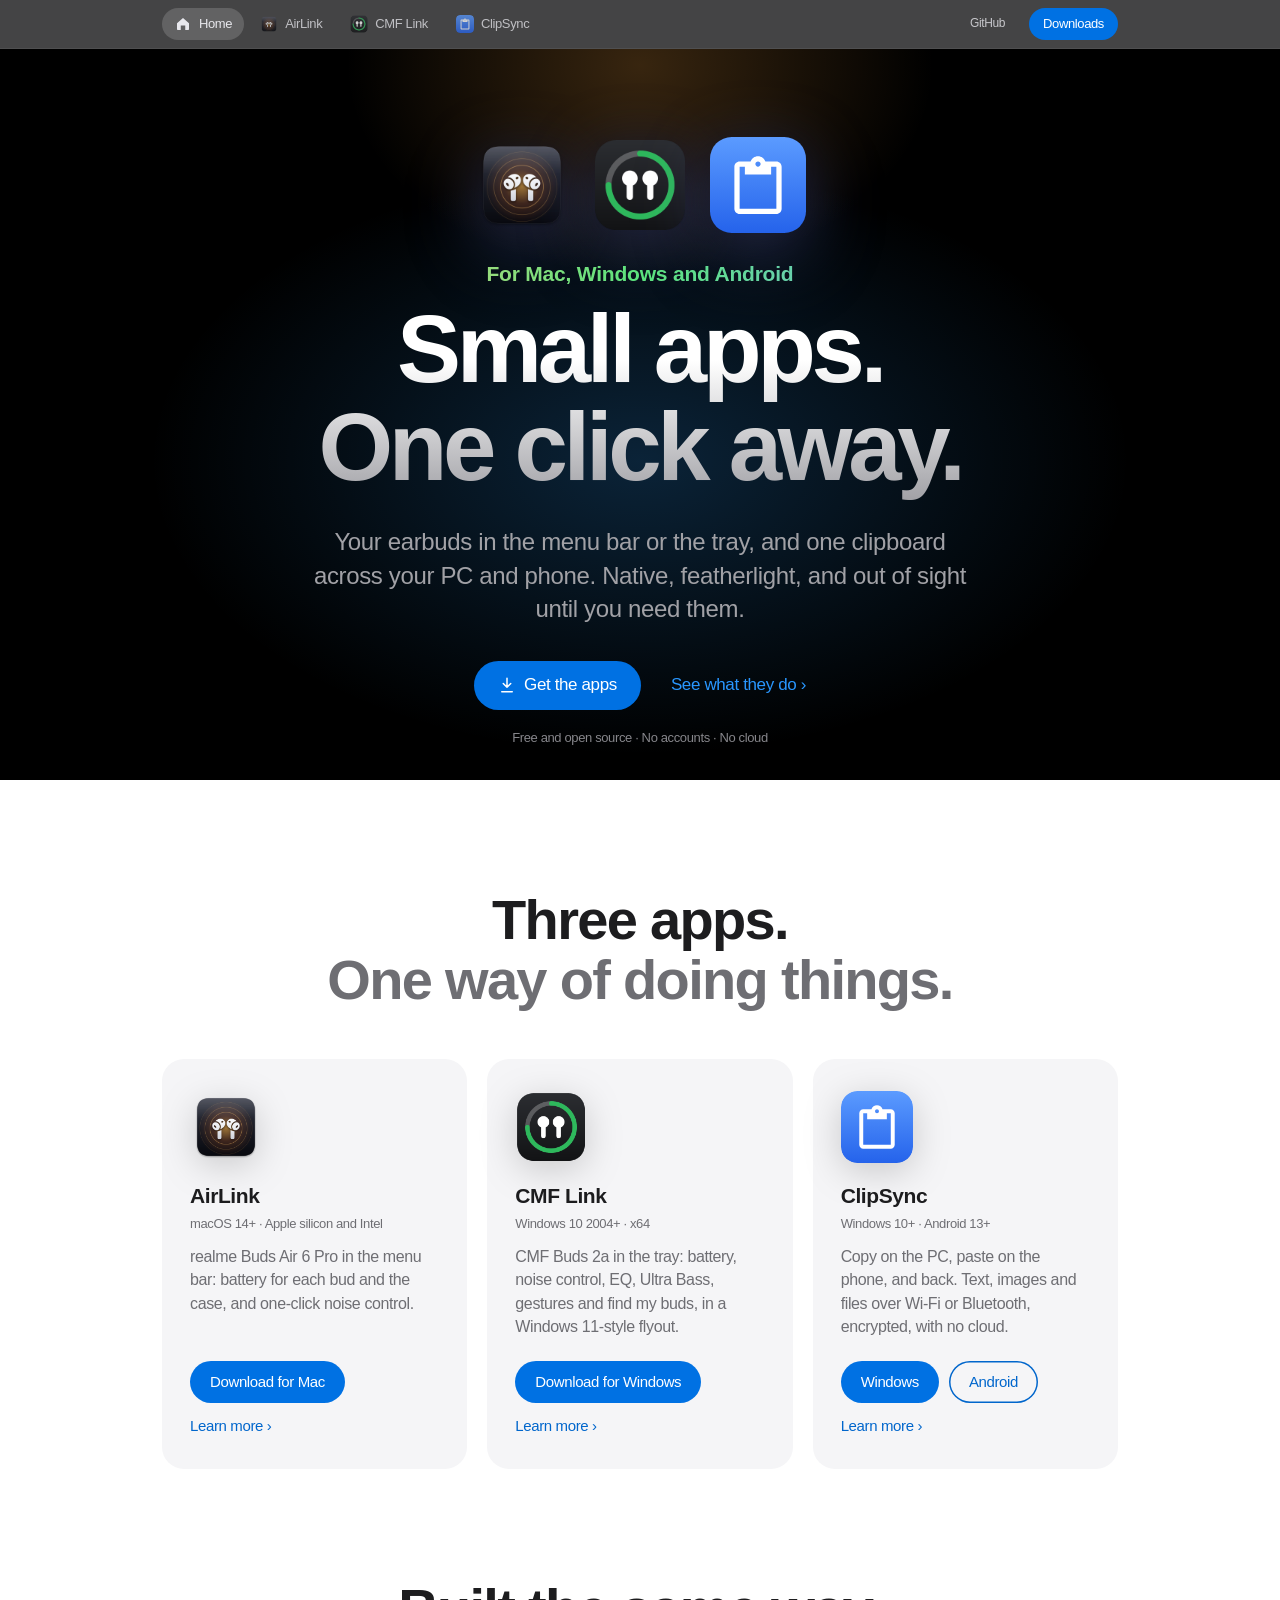
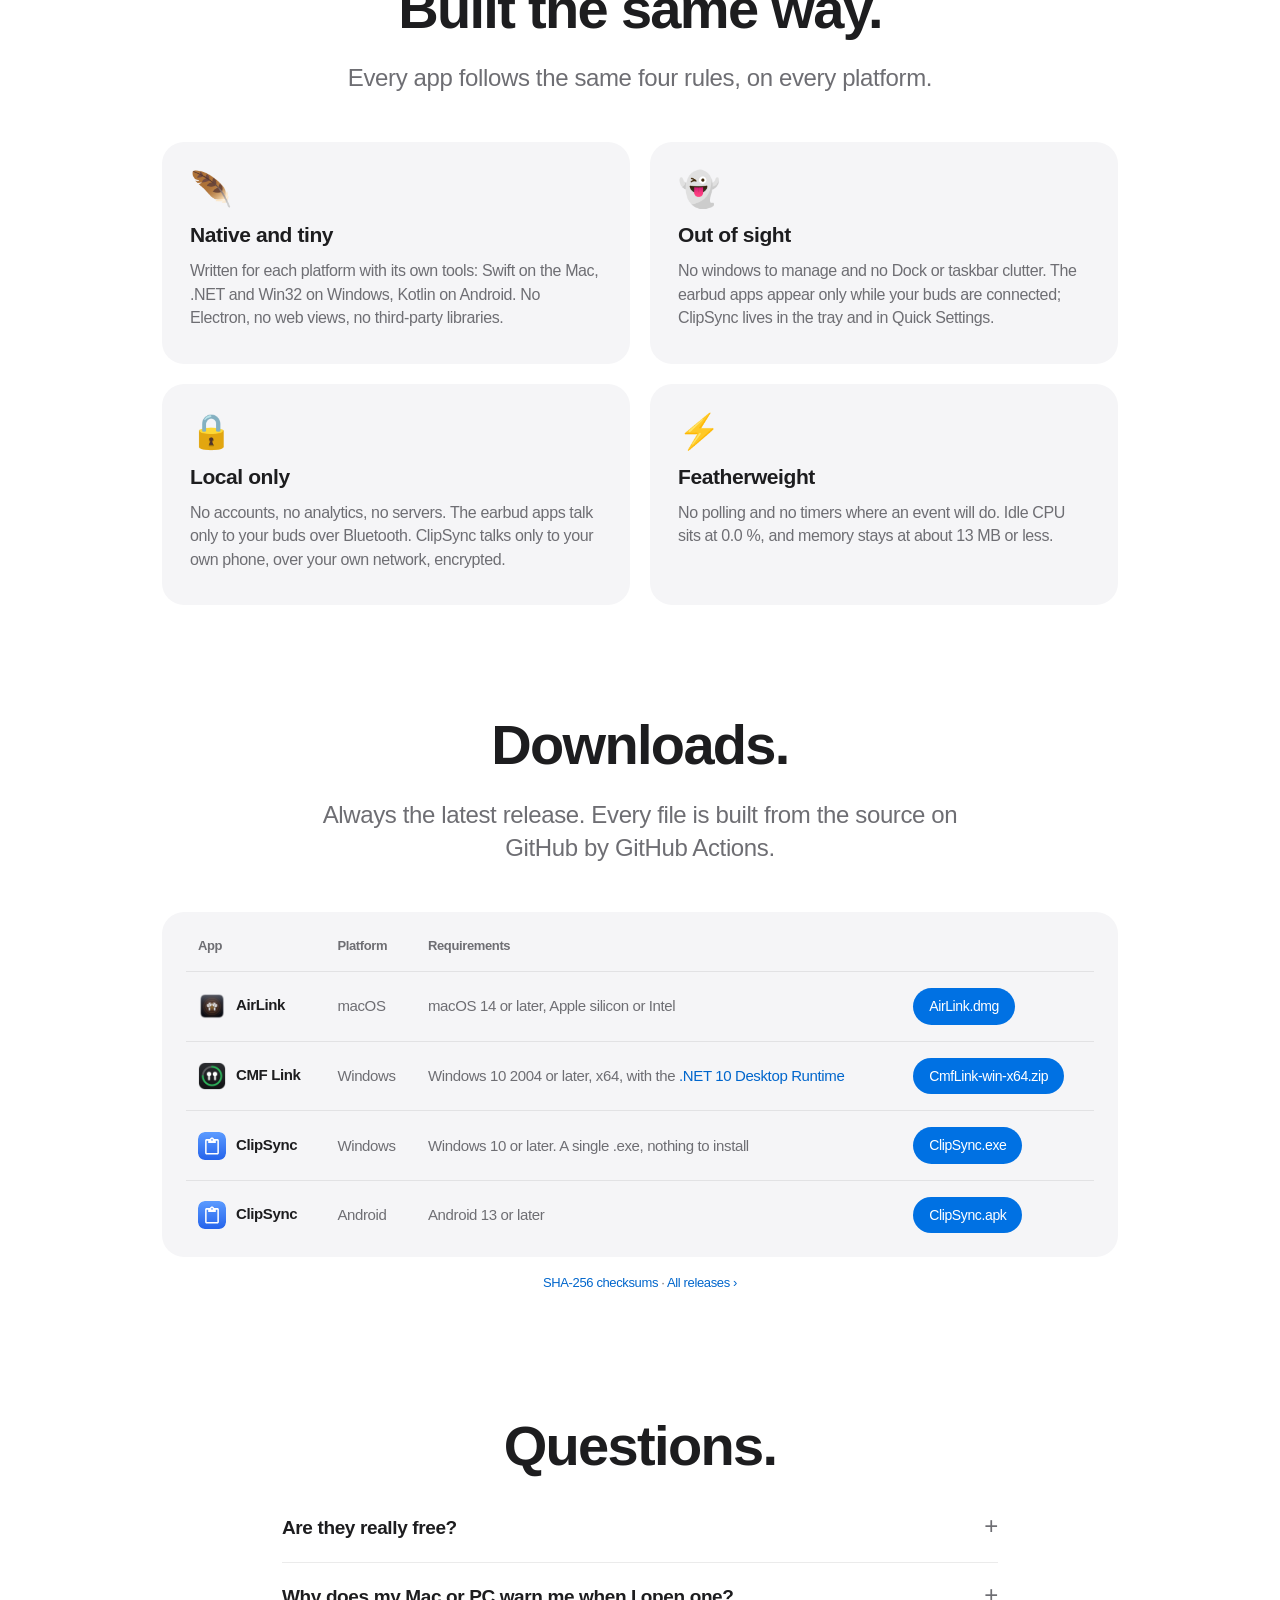
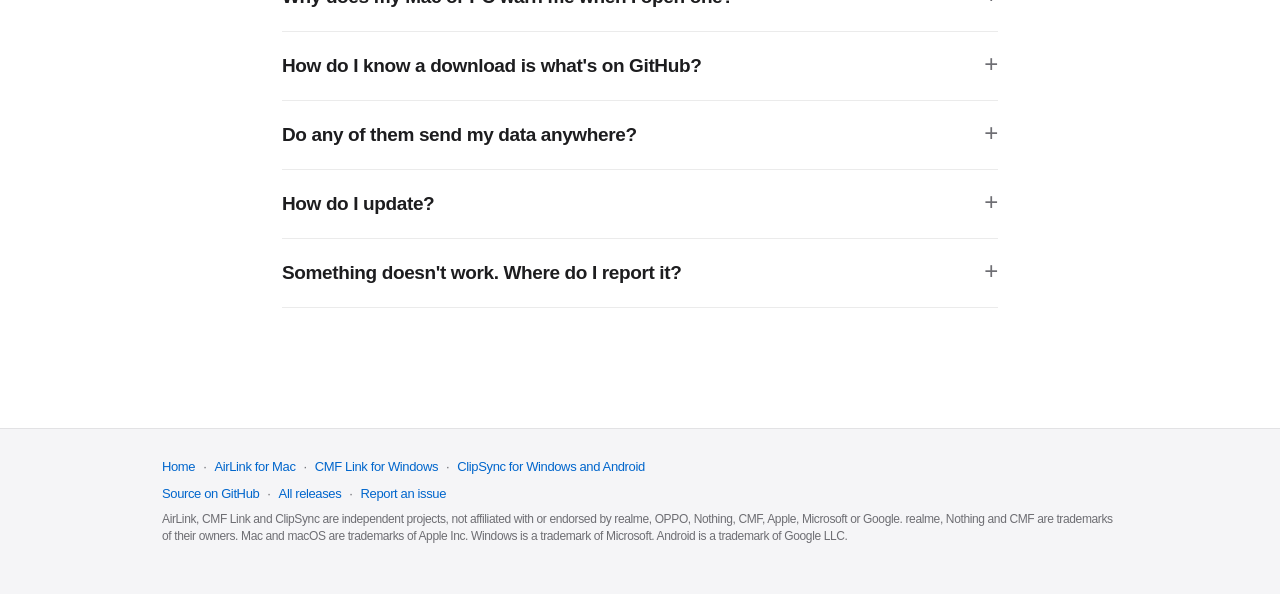
<file: website/index.html>
<!doctype html>
<html lang="en" class="no-js">
<head>
  <meta charset="utf-8">
  <meta name="viewport" content="width=device-width, initial-scale=1">
  <title>AirLink, CMF Link &amp; ClipSync — small apps for your buds and your phone</title>
  <meta name="description" content="Tiny native apps for Mac, Windows and Android: AirLink puts realme buds in the Mac menu bar, CMF Link puts CMF Buds 2a in the Windows tray, and ClipSync shares the clipboard between your PC and phone. Free, open source, no accounts.">
  <meta name="theme-color" content="#000000" media="(prefers-color-scheme: dark)">
  <meta name="theme-color" content="#ffffff" media="(prefers-color-scheme: light)">
  <meta property="og:title" content="AirLink, CMF Link & ClipSync">
  <meta property="og:description" content="Small native apps for your earbuds and your phone. Free, open source, no accounts.">
  <meta property="og:image" content="assets/icon.png">
  <link rel="icon" type="image/png" href="assets/favicon.png">
  <link rel="apple-touch-icon" href="assets/apple-touch-icon.png">
  <link rel="stylesheet" href="styles.css">
</head>
<body class="theme-home">
  <header class="nav" id="top">
    <div class="nav-inner">
      <nav class="tabs" aria-label="Apps">
        <a href="index.html" aria-current="page"><svg viewBox="0 0 24 24" aria-hidden="true"><path d="M4 11 12 4l8 7v8a1 1 0 0 1-1 1h-4v-6H9v6H5a1 1 0 0 1-1-1z" fill="currentColor"/></svg>Home</a>
        <a href="airlink.html"><img src="assets/icon.png" alt="" width="18" height="18">AirLink</a>
        <a href="cmflink.html"><img src="assets/cmflink-icon.png" alt="" width="18" height="18">CMF Link</a>
        <a href="clipsync.html"><img src="assets/clipsync-icon.svg" alt="" width="18" height="18">ClipSync</a>
      </nav>
      <a class="nav-github" href="https://github.com/nk1044/airlink-releases">GitHub</a>
      <a class="button button-small" href="#downloads">Downloads</a>
    </div>
  </header>

  <main>
    <section class="hero hero-short">
      <div class="hero-glow" aria-hidden="true"></div>
      <div class="hero-copy">
        <div class="hero-icons intro" style="--d:0ms">
          <img src="assets/icon.png" alt="AirLink" width="96" height="96">
          <img src="assets/cmflink-icon.png" alt="CMF Link" width="96" height="96">
          <img src="assets/clipsync-icon.svg" alt="ClipSync" width="96" height="96">
        </div>
        <p class="eyebrow intro" style="--d:80ms">For Mac, Windows and Android</p>
        <h1 class="intro" style="--d:160ms">Small apps.<br>One click away.</h1>
        <p class="hero-lede intro" style="--d:240ms">Your earbuds in the menu bar or the tray, and one clipboard across your PC and phone. Native, featherlight, and out of sight until you need them.</p>
        <div class="cta intro" style="--d:320ms">
          <a class="button" href="#downloads">
            <svg viewBox="0 0 24 24" aria-hidden="true"><path d="M12 3v12m0 0-5-5m5 5 5-5M5 21h14" fill="none" stroke="currentColor" stroke-width="2" stroke-linecap="round" stroke-linejoin="round"/></svg>
            Get the apps
          </a>
          <a class="link-arrow on-dark" href="#apps">See what they do</a>
        </div>
        <p class="hero-fineprint intro" style="--d:380ms">Free and open source · No accounts · No cloud</p>
      </div>
    </section>

    <!-- The apps -->
    <section class="section" id="apps">
      <h2 class="reveal">Three apps.<br><span class="muted">One way of doing things.</span></h2>
      <div class="app-grid">
        <article class="app-card reveal">
          <img class="app-icon" src="assets/icon.png" alt="" width="72" height="72">
          <h3><a class="app-name" href="airlink.html">AirLink</a></h3>
          <p class="platform">macOS 14+ · Apple silicon and Intel</p>
          <p>realme Buds Air 6 Pro in the menu bar: battery for each bud and the case, and one‑click noise control.</p>
          <div class="app-actions">
            <a class="button" href="https://github.com/nk1044/airlink-releases/releases/latest/download/AirLink.dmg">Download for Mac</a>
          </div>
          <p class="app-meta" data-asset="AirLink.dmg"></p>
          <a class="link-arrow" href="airlink.html">Learn more</a>
        </article>
        <article class="app-card reveal">
          <img class="app-icon" src="assets/cmflink-icon.png" alt="" width="72" height="72">
          <h3><a class="app-name" href="cmflink.html">CMF Link</a></h3>
          <p class="platform">Windows 10 2004+ · x64</p>
          <p>CMF Buds 2a in the tray: battery, noise control, EQ, Ultra Bass, gestures and find my buds, in a Windows 11‑style flyout.</p>
          <div class="app-actions">
            <a class="button" href="https://github.com/nk1044/airlink-releases/releases/latest/download/CmfLink-win-x64.zip">Download for Windows</a>
          </div>
          <p class="app-meta" data-asset="CmfLink-win-x64.zip"></p>
          <a class="link-arrow" href="cmflink.html">Learn more</a>
        </article>
        <article class="app-card reveal">
          <img class="app-icon" src="assets/clipsync-icon.svg" alt="" width="72" height="72">
          <h3><a class="app-name" href="clipsync.html">ClipSync</a></h3>
          <p class="platform">Windows 10+ · Android 13+</p>
          <p>Copy on the PC, paste on the phone, and back. Text, images and files over Wi‑Fi or Bluetooth, encrypted, with no cloud.</p>
          <div class="app-actions">
            <a class="button" href="https://github.com/nk1044/airlink-releases/releases/latest/download/ClipSync.exe">Windows</a>
            <a class="button button-secondary" href="https://github.com/nk1044/airlink-releases/releases/latest/download/ClipSync.apk">Android</a>
          </div>
          <p class="app-meta" data-asset="ClipSync.exe"></p>
          <a class="link-arrow" href="clipsync.html">Learn more</a>
        </article>
      </div>
    </section>

    <!-- What they share -->
    <section class="section" id="principles">
      <h2 class="reveal">Built the same way.</h2>
      <p class="lede narrow reveal">Every app follows the same four rules, on every platform.</p>
      <div class="cards two">
        <article class="card reveal">
          <span class="glyph" aria-hidden="true">🪶</span>
          <h3>Native and tiny</h3>
          <p>Written for each platform with its own tools: Swift on the Mac, .NET and Win32 on Windows, Kotlin on Android. No Electron, no web views, no third‑party libraries.</p>
        </article>
        <article class="card reveal">
          <span class="glyph" aria-hidden="true">👻</span>
          <h3>Out of sight</h3>
          <p>No windows to manage and no Dock or taskbar clutter. The earbud apps appear only while your buds are connected; ClipSync lives in the tray and in Quick Settings.</p>
        </article>
        <article class="card reveal">
          <span class="glyph" aria-hidden="true">🔒</span>
          <h3>Local only</h3>
          <p>No accounts, no analytics, no servers. The earbud apps talk only to your buds over Bluetooth. ClipSync talks only to your own phone, over your own network, encrypted.</p>
        </article>
        <article class="card reveal">
          <span class="glyph" aria-hidden="true">⚡</span>
          <h3>Featherweight</h3>
          <p>No polling and no timers where an event will do. Idle CPU sits at 0.0 %, and memory stays at about 13 MB or less.</p>
        </article>
      </div>
    </section>

    <!-- Downloads -->
    <section class="section" id="downloads">
      <h2 class="reveal">Downloads.</h2>
      <p class="lede narrow reveal">Always the latest release<span hidden data-version-wrap>, version <span data-version></span></span>. Every file is built from the source on GitHub by GitHub Actions.</p>
      <div class="table-wrap reveal">
        <table>
          <thead><tr><th>App</th><th>Platform</th><th>Requirements</th><th></th></tr></thead>
          <tbody>
            <tr>
              <td><img src="assets/icon.png" alt="">AirLink</td>
              <td>macOS</td>
              <td>macOS 14 or later, Apple silicon or Intel</td>
              <td><a class="button" href="https://github.com/nk1044/airlink-releases/releases/latest/download/AirLink.dmg">AirLink.dmg</a></td>
            </tr>
            <tr>
              <td><img src="assets/cmflink-icon.png" alt="">CMF Link</td>
              <td>Windows</td>
              <td>Windows 10 2004 or later, x64, with the <a href="https://dotnet.microsoft.com/download/dotnet/10.0">.NET 10 Desktop Runtime</a></td>
              <td><a class="button" href="https://github.com/nk1044/airlink-releases/releases/latest/download/CmfLink-win-x64.zip">CmfLink‑win‑x64.zip</a></td>
            </tr>
            <tr>
              <td><img src="assets/clipsync-icon.svg" alt="">ClipSync</td>
              <td>Windows</td>
              <td>Windows 10 or later. A single .exe, nothing to install</td>
              <td><a class="button" href="https://github.com/nk1044/airlink-releases/releases/latest/download/ClipSync.exe">ClipSync.exe</a></td>
            </tr>
            <tr>
              <td><img src="assets/clipsync-icon.svg" alt="">ClipSync</td>
              <td>Android</td>
              <td>Android 13 or later</td>
              <td><a class="button" href="https://github.com/nk1044/airlink-releases/releases/latest/download/ClipSync.apk">ClipSync.apk</a></td>
            </tr>
          </tbody>
        </table>
      </div>
      <p class="fineprint reveal"><a href="https://github.com/nk1044/airlink-releases/releases/latest/download/SHA256SUMS.txt">SHA‑256 checksums</a> · <a class="link-arrow" href="https://github.com/nk1044/airlink-releases/releases">All releases</a></p>
    </section>

    <!-- Common questions -->
    <section class="section faq" id="faq">
      <h2 class="reveal">Questions.</h2>
      <details class="reveal"><summary>Are they really free?</summary><p>Yes. All three apps are free and open source, with no ads, no in‑app purchases and no sign‑up. The full source is on <a href="https://github.com/nk1044/airlink-releases">GitHub</a>.</p></details>
      <details class="reveal"><summary>Why does my Mac or PC warn me when I open one?</summary><p>Apple and Microsoft only skip the warning for apps signed with a paid certificate. On a Mac, open the app, click <b>Done</b>, then <b>System Settings › Privacy &amp; Security › Open Anyway</b>. On Windows, click <b>More info › Run anyway</b> in the SmartScreen prompt. You only do this once.</p></details>
      <details class="reveal"><summary>How do I know a download is what's on GitHub?</summary><p>Every release is built by GitHub Actions straight from the source in the repository, and the build logs are public. Each release also ships <code>SHA256SUMS.txt</code>, so you can compare a file's checksum with <code>shasum -a 256</code> on a Mac or <code>Get-FileHash</code> on Windows.</p></details>
      <details class="reveal"><summary>Do any of them send my data anywhere?</summary><p>No. There are no servers, no accounts and no analytics. AirLink and CMF Link talk only to your buds. ClipSync sends your clipboard only to the phone you linked, directly over your Wi‑Fi or Bluetooth, encrypted with a key only those two devices know.</p></details>
      <details class="reveal"><summary>How do I update?</summary><p>Download the latest version from this page and replace the old one; on Android, install the new APK over the old one. Your settings live outside the app files, so they carry over.</p></details>
      <details class="reveal"><summary>Something doesn't work. Where do I report it?</summary><p>Open an issue on <a href="https://github.com/nk1044/airlink-releases/issues">GitHub</a> with your app, its version and what happened. Each app's page also has its own troubleshooting questions.</p></details>
    </section>
  </main>

  <footer class="footer">
    <div class="footer-inner">
      <p class="footer-apps"><a href="index.html">Home</a> · <a href="airlink.html">AirLink for Mac</a> · <a href="cmflink.html">CMF Link for Windows</a> · <a href="clipsync.html">ClipSync for Windows and Android</a></p>
      <p><a href="https://github.com/nk1044/airlink-releases">Source on GitHub</a> · <a href="https://github.com/nk1044/airlink-releases/releases">All releases</a> · <a href="https://github.com/nk1044/airlink-releases/issues">Report an issue</a></p>
      <p class="legal">AirLink, CMF Link and ClipSync are independent projects, not affiliated with or endorsed by realme, OPPO, Nothing, CMF, Apple, Microsoft or Google. realme, Nothing and CMF are trademarks of their owners. Mac and macOS are trademarks of Apple Inc. Windows is a trademark of Microsoft. Android is a trademark of Google LLC.</p>
    </div>
  </footer>

  <script src="main.js" defer></script>
</body>
</html>
</file>
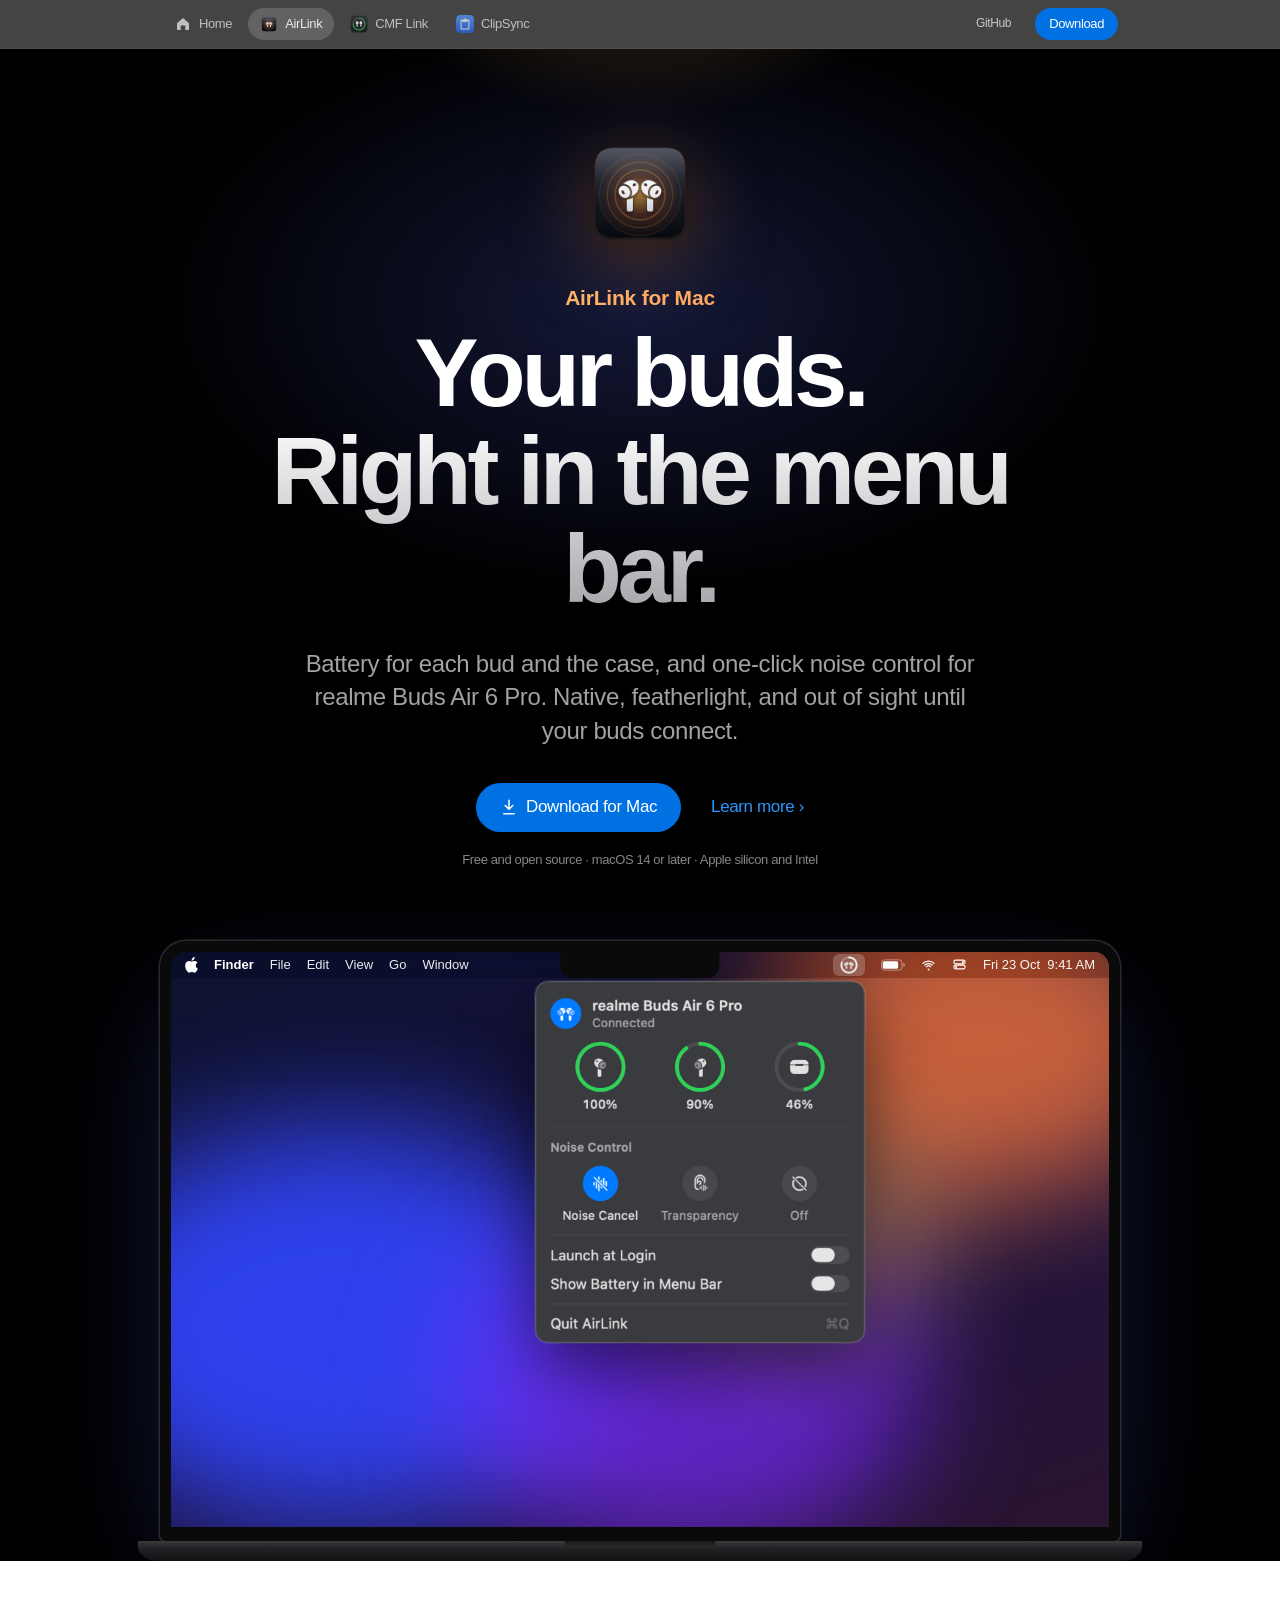
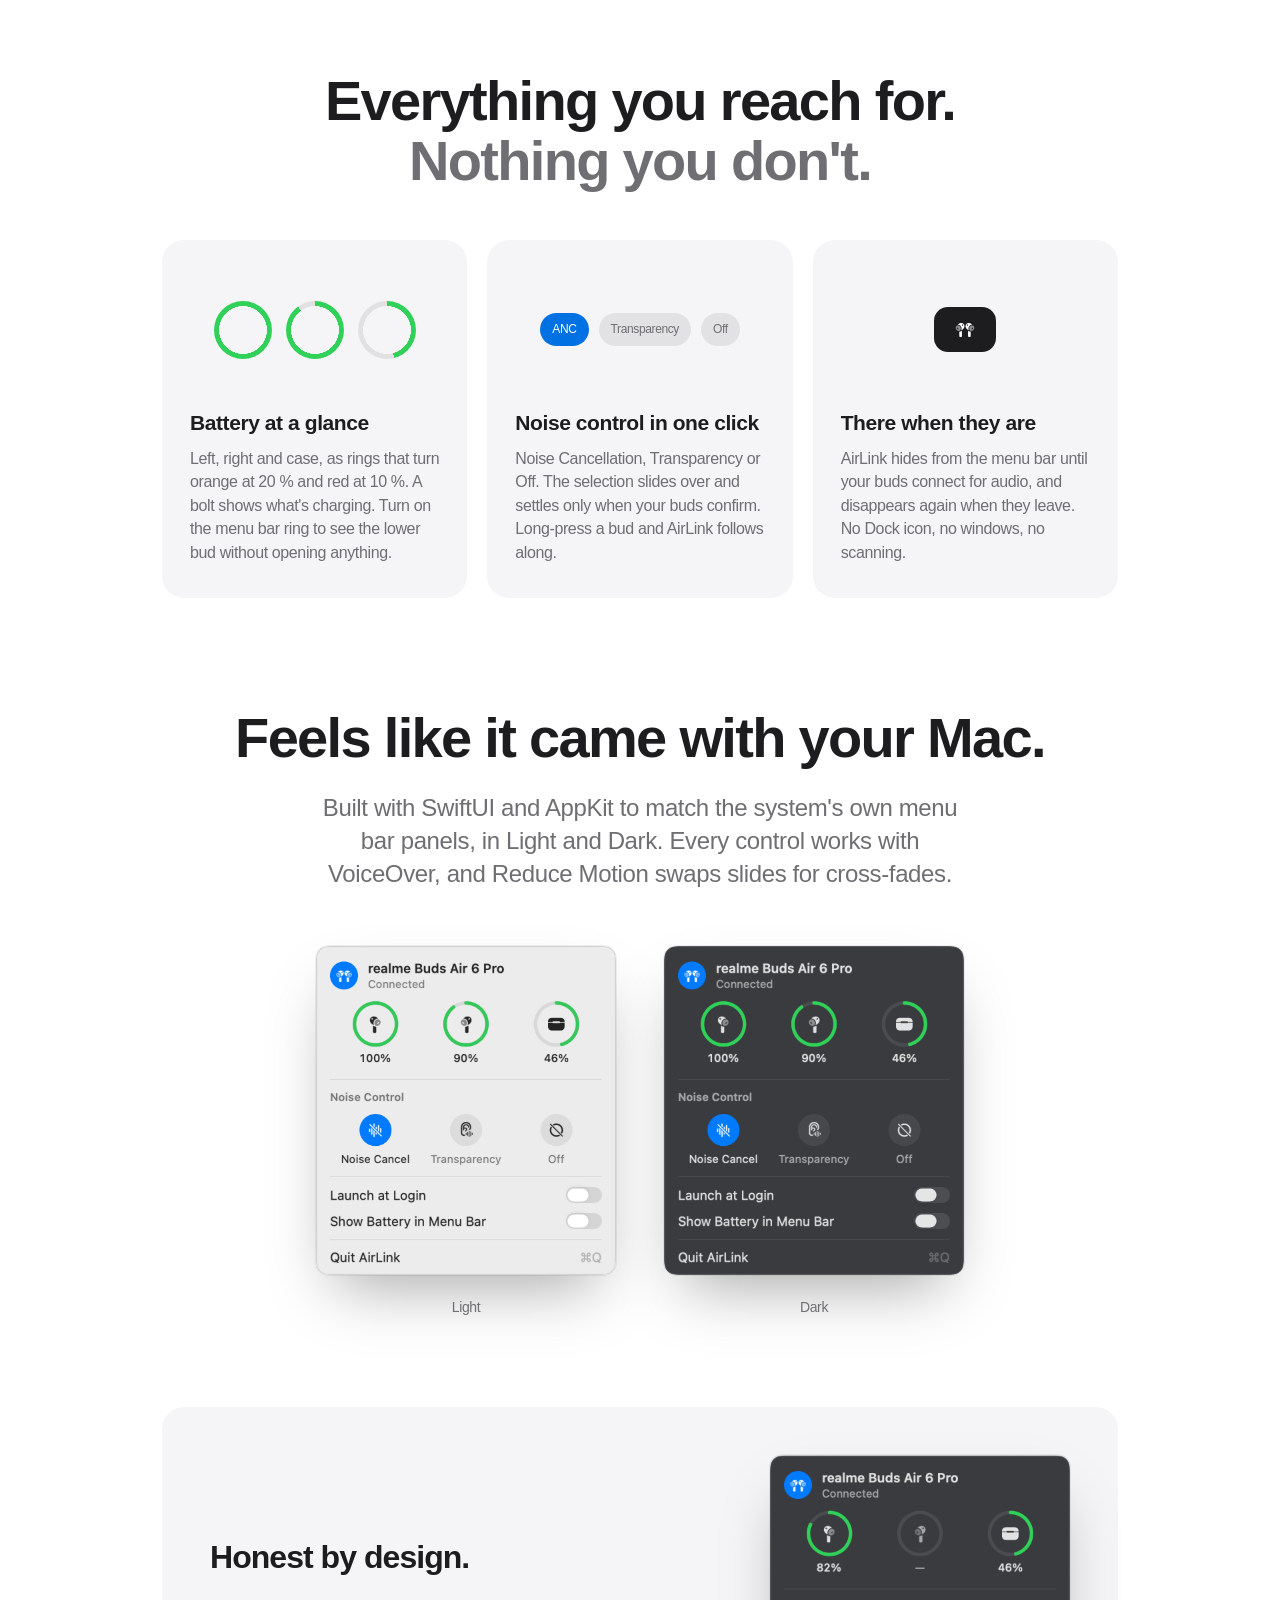
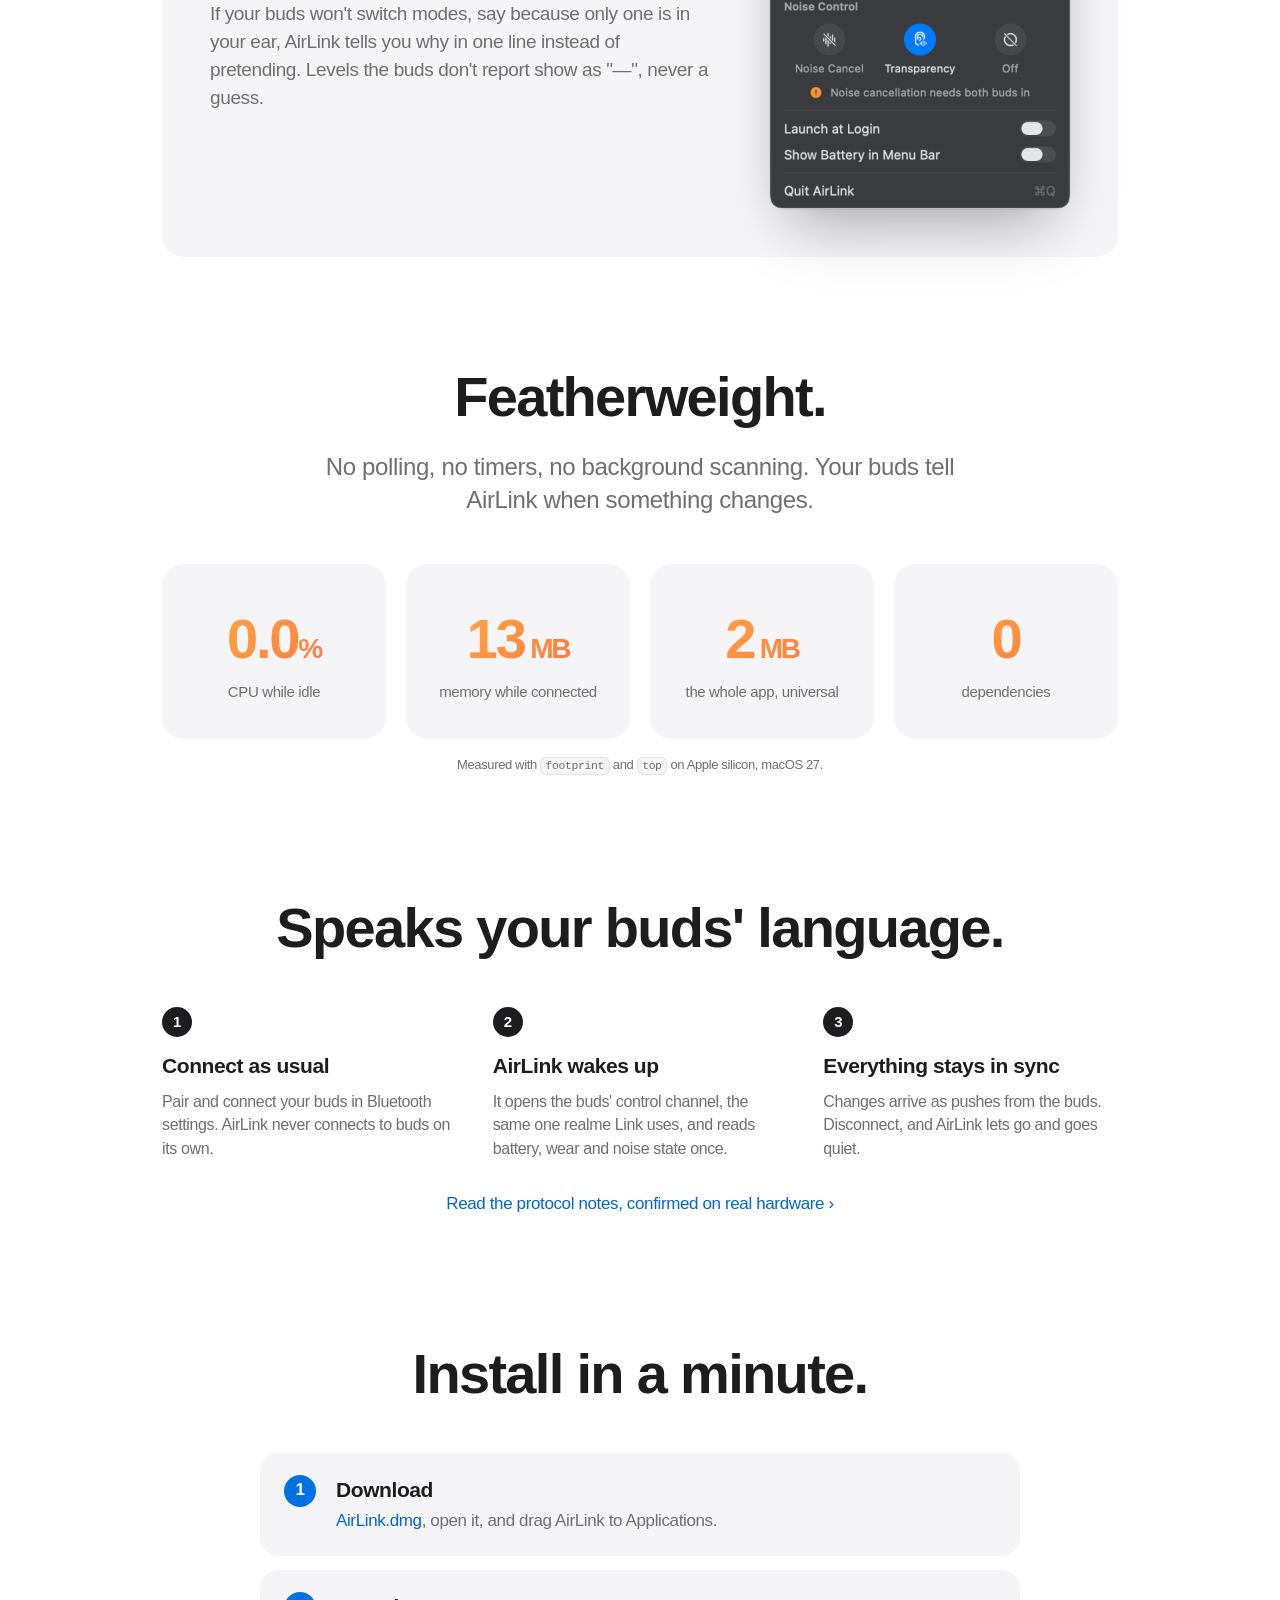
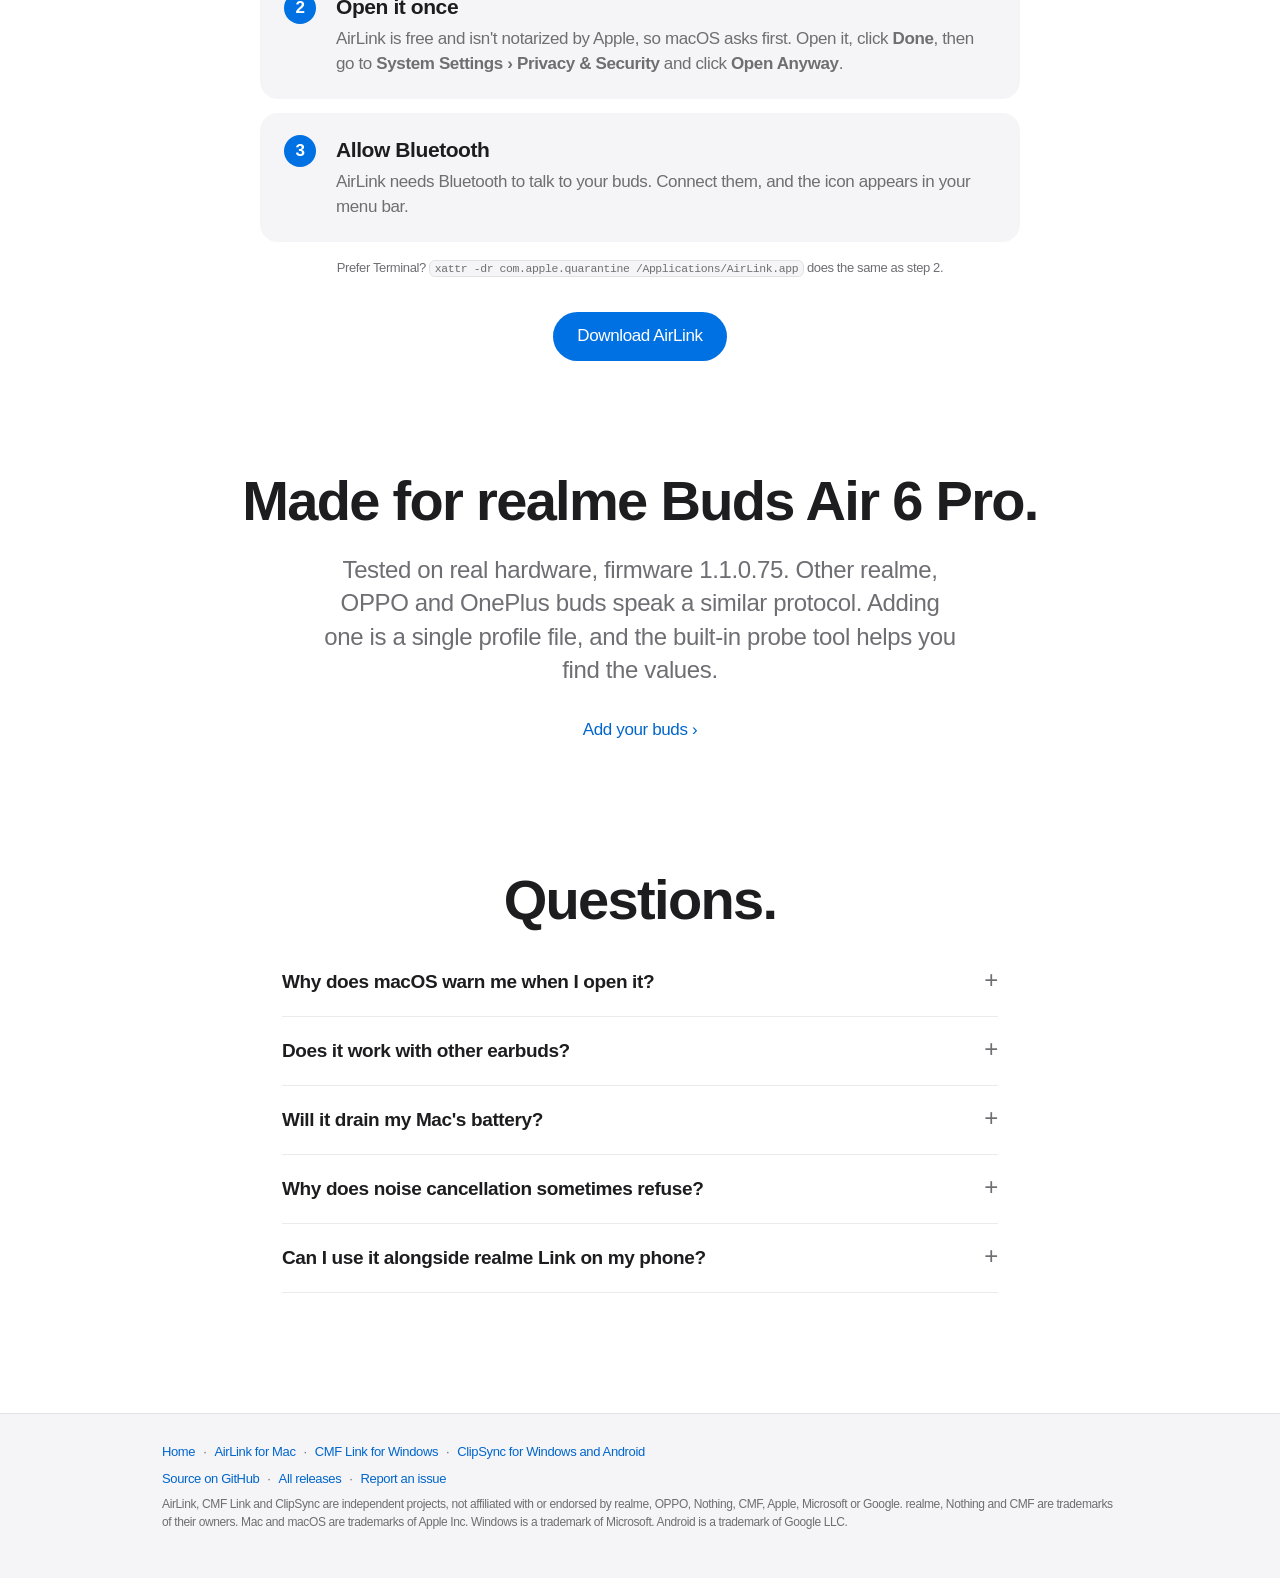
<file: website/airlink.html>
<!doctype html>
<html lang="en" class="no-js">
<head>
  <meta charset="utf-8">
  <meta name="viewport" content="width=device-width, initial-scale=1">
  <title>AirLink — your realme buds, in the menu bar</title>
  <meta name="description" content="AirLink is a tiny native macOS menu bar app for realme Buds Air 6 Pro: battery for each bud and the case, and one-click noise control. Invisible until your buds connect.">
  <meta name="theme-color" content="#000000" media="(prefers-color-scheme: dark)">
  <meta name="theme-color" content="#ffffff" media="(prefers-color-scheme: light)">
  <meta property="og:title" content="AirLink">
  <meta property="og:description" content="Your realme buds, in the menu bar. Battery and noise control, natively on macOS.">
  <meta property="og:image" content="assets/icon.png">
  <link rel="icon" type="image/png" href="assets/favicon.png">
  <link rel="apple-touch-icon" href="assets/apple-touch-icon.png">
  <link rel="stylesheet" href="styles.css">
</head>
<body class="theme-airlink">
  <header class="nav" id="top">
    <div class="nav-inner">
      <nav class="tabs" aria-label="Apps">
        <a href="index.html"><svg viewBox="0 0 24 24" aria-hidden="true"><path d="M4 11 12 4l8 7v8a1 1 0 0 1-1 1h-4v-6H9v6H5a1 1 0 0 1-1-1z" fill="currentColor"/></svg>Home</a>
        <a href="airlink.html" aria-current="page"><img src="assets/icon.png" alt="" width="18" height="18">AirLink</a>
        <a href="cmflink.html"><img src="assets/cmflink-icon.png" alt="" width="18" height="18">CMF Link</a>
        <a href="clipsync.html"><img src="assets/clipsync-icon.svg" alt="" width="18" height="18">ClipSync</a>
      </nav>
      <a class="nav-github" href="https://github.com/nk1044/airlink-releases">GitHub</a>
      <a class="button button-small" href="https://github.com/nk1044/airlink-releases/releases/latest/download/AirLink.dmg">Download</a>
    </div>
  </header>

  <main>
    <!-- Hero: always dark, like Apple's product pages -->
    <section class="hero">
      <div class="hero-glow" aria-hidden="true"></div>
      <div class="hero-copy">
        <img class="hero-icon intro" style="--d:0ms" src="assets/icon.png" alt="AirLink app icon" width="112" height="112">
        <p class="eyebrow intro" style="--d:80ms">AirLink for Mac</p>
        <h1 class="intro" style="--d:160ms">Your buds.<br>Right in the menu bar.</h1>
        <p class="hero-lede intro" style="--d:240ms">Battery for each bud and the case, and one‑click noise control for realme&nbsp;Buds&nbsp;Air&nbsp;6&nbsp;Pro. Native, featherlight, and out of sight until your buds connect.</p>
        <div class="cta intro" style="--d:320ms">
          <a class="button download-link" href="https://github.com/nk1044/airlink-releases/releases/latest/download/AirLink.dmg">
            <svg viewBox="0 0 24 24" aria-hidden="true"><path d="M12 3v12m0 0-5-5m5 5 5-5M5 21h14" fill="none" stroke="currentColor" stroke-width="2" stroke-linecap="round" stroke-linejoin="round"/></svg>
            Download for Mac
          </a>
          <a class="link-arrow on-dark" href="#features">Learn more</a>
        </div>
        <p class="hero-fineprint intro" style="--d:380ms"><span data-asset="AirLink.dmg" data-suffix=" · Free and open source">Free and open source</span> · macOS 14 or later · Apple silicon and Intel</p>
      </div>

      <div class="macbook intro" style="--d:420ms" role="img" aria-label="A MacBook screen with the AirLink panel open below its menu bar icon, showing battery rings for the left bud, right bud and case, and noise control set to Noise Cancellation.">
        <div class="screen">
          <div class="wallpaper" aria-hidden="true"><i></i><i></i><i></i><i></i></div>
          <div class="notch" aria-hidden="true"></div>
          <div class="menubar" aria-hidden="true">
            <span class="menubar-left">
              <svg class="apple" viewBox="0 0 17 20"><path fill="currentColor" d="M14.1 10.6c0-2.6 2.1-3.8 2.2-3.9-1.2-1.8-3.1-2-3.7-2-1.6-.2-3.1.9-3.9.9-.8 0-2-.9-3.4-.9-1.7 0-3.3 1-4.2 2.6-1.8 3.1-.5 7.7 1.3 10.2.9 1.2 1.9 2.6 3.2 2.6 1.3-.1 1.8-.8 3.3-.8 1.6 0 2 .8 3.4.8 1.4 0 2.3-1.3 3.1-2.5 1-1.4 1.4-2.8 1.4-2.9 0 0-2.7-1-2.7-4.1zM11.6 2.9C12.3 2 12.8.8 12.7-.4c-1 0-2.3.7-3 1.6-.7.8-1.3 2-1.1 3.1 1.1.1 2.3-.6 3-1.4z"/></svg>
              <b>Finder</b><span>File</span><span>Edit</span><span>View</span><span>Go</span><span>Window</span>
            </span>
            <span class="menubar-right">
              <span class="status-item"><img src="assets/menubar-ring.png" alt="" width="18" height="18"><img class="panel-shot" src="assets/panel-dark.png" alt="" width="300" height="329"></span>
              <svg class="battery" viewBox="0 0 28 13"><rect x="0.5" y="0.5" width="24" height="12" rx="3.5" fill="none" stroke="currentColor" opacity=".5"/><rect x="2" y="2" width="18" height="9" rx="2" fill="currentColor"/><path d="M26 4.5v4a2 2 0 0 0 0-4z" fill="currentColor" opacity=".5"/></svg>
              <svg viewBox="0 0 24 24"><path fill="currentColor" d="M12 18.5a1.5 1.5 0 1 1 0 3 1.5 1.5 0 0 1 0-3zm-4.6-3.1a6.5 6.5 0 0 1 9.2 0l-1.4 1.4a4.5 4.5 0 0 0-6.4 0zM4.6 12.6a10.5 10.5 0 0 1 14.8 0L18 14a8.5 8.5 0 0 0-12 0zM1.8 9.8a14.5 14.5 0 0 1 20.4 0l-1.4 1.4a12.5 12.5 0 0 0-17.6 0z"/></svg>
              <svg viewBox="0 0 24 24"><rect x="3" y="5" width="18" height="6" rx="3" fill="none" stroke="currentColor" stroke-width="1.8"/><circle cx="17.5" cy="8" r="1.6" fill="currentColor"/><rect x="3" y="13" width="18" height="6" rx="3" fill="none" stroke="currentColor" stroke-width="1.8"/><circle cx="6.5" cy="16" r="1.6" fill="currentColor"/></svg>
              <span class="clock">Fri 23 Oct&nbsp;&nbsp;9:41&nbsp;AM</span>
            </span>
          </div>
        </div>
        <div class="base" aria-hidden="true"></div>
      </div>
    </section>

    <!-- Features -->
    <section class="section" id="features">
      <h2 class="reveal">Everything you reach for.<br><span class="muted">Nothing you don't.</span></h2>
      <div class="cards">
        <article class="card reveal">
          <div class="card-art rings" aria-hidden="true">
            <span style="--p:100"></span><span style="--p:90"></span><span class="case" style="--p:46"></span>
          </div>
          <h3>Battery at a glance</h3>
          <p>Left, right and case, as rings that turn orange at 20&nbsp;% and red at 10&nbsp;%. A bolt shows what's charging. Turn on the menu bar ring to see the lower bud without opening anything.</p>
        </article>
        <article class="card reveal">
          <div class="card-art modes" aria-hidden="true">
            <span class="on">ANC</span><span>Transparency</span><span>Off</span>
          </div>
          <h3>Noise control in one click</h3>
          <p>Noise Cancellation, Transparency or Off. The selection slides over and settles only when your buds confirm. Long‑press a bud and AirLink follows along.</p>
        </article>
        <article class="card reveal">
          <div class="card-art ghost" aria-hidden="true">
            <img src="assets/menubar-plain.png" alt="" width="22" height="17">
          </div>
          <h3>There when they are</h3>
          <p>AirLink hides from the menu bar until your buds connect for audio, and disappears again when they leave. No Dock icon, no windows, no scanning.</p>
        </article>
      </div>
    </section>

    <!-- Showcase -->
    <section class="section showcase">
      <h2 class="reveal">Feels like it came with your Mac.</h2>
      <p class="lede narrow reveal">Built with SwiftUI and AppKit to match the system's own menu bar panels, in Light and Dark. Every control works with VoiceOver, and Reduce Motion swaps slides for cross‑fades.</p>
      <div class="pair reveal">
        <figure><img src="assets/panel-light.png" alt="AirLink's panel in Light Mode" width="300" height="329" loading="lazy"><figcaption>Light</figcaption></figure>
        <figure><img src="assets/panel-dark.png" alt="AirLink's panel in Dark Mode" width="300" height="329" loading="lazy"><figcaption>Dark</figcaption></figure>
      </div>
      <div class="split reveal">
        <div>
          <h3>Honest by design.</h3>
          <p>If your buds won't switch modes, say because only one is in your ear, AirLink tells you why in one line instead of pretending. Levels the buds don't report show as "—", never a guess.</p>
        </div>
        <img src="assets/panel-refused-dark.png" alt="The noise control springing back with the message: Noise cancellation needs both buds in" width="300" height="354" loading="lazy">
      </div>
    </section>

    <!-- Performance -->
    <section class="section performance" id="performance">
      <h2 class="reveal">Featherweight.</h2>
      <p class="lede narrow reveal">No polling, no timers, no background scanning. Your buds tell AirLink when something changes.</p>
      <div class="stats">
        <div class="stat reveal"><strong>0.0<small>%</small></strong><span>CPU while idle</span></div>
        <div class="stat reveal"><strong>13<small> MB</small></strong><span>memory while connected</span></div>
        <div class="stat reveal"><strong>2<small> MB</small></strong><span>the whole app, universal</span></div>
        <div class="stat reveal"><strong>0</strong><span>dependencies</span></div>
      </div>
      <p class="fineprint reveal">Measured with <code>footprint</code> and <code>top</code> on Apple silicon, macOS 27.</p>
    </section>

    <!-- How it works -->
    <section class="section" id="how">
      <h2 class="reveal">Speaks your buds' language.</h2>
      <div class="steps-grid">
        <div class="reveal"><span class="num">1</span><h3>Connect as usual</h3><p>Pair and connect your buds in Bluetooth settings. AirLink never connects to buds on its own.</p></div>
        <div class="reveal"><span class="num">2</span><h3>AirLink wakes up</h3><p>It opens the buds' control channel, the same one realme Link uses, and reads battery, wear and noise state once.</p></div>
        <div class="reveal"><span class="num">3</span><h3>Everything stays in sync</h3><p>Changes arrive as pushes from the buds. Disconnect, and AirLink lets go and goes quiet.</p></div>
      </div>
      <p class="center reveal"><a class="link-arrow" href="https://github.com/nk1044/airlink-releases/blob/main/airlink-mac/PROTOCOL.md">Read the protocol notes, confirmed on real hardware</a></p>
    </section>

    <!-- Install -->
    <section class="section install" id="install">
      <h2 class="reveal">Install in a minute.</h2>
      <ol class="install-steps">
        <li class="reveal"><h3>Download</h3><p><a class="download-link" href="https://github.com/nk1044/airlink-releases/releases/latest/download/AirLink.dmg">AirLink.dmg</a>, open it, and drag AirLink to Applications.</p></li>
        <li class="reveal"><h3>Open it once</h3><p>AirLink is free and isn't notarized by Apple, so macOS asks first. Open it, click <b>Done</b>, then go to <b>System Settings › Privacy &amp; Security</b> and click <b>Open Anyway</b>.</p></li>
        <li class="reveal"><h3>Allow Bluetooth</h3><p>AirLink needs Bluetooth to talk to your buds. Connect them, and the icon appears in your menu bar.</p></li>
      </ol>
      <p class="fineprint reveal">Prefer Terminal? <code>xattr -dr com.apple.quarantine /Applications/AirLink.app</code> does the same as step 2.</p>
      <div class="cta reveal">
        <a class="button download-link" href="https://github.com/nk1044/airlink-releases/releases/latest/download/AirLink.dmg">Download AirLink</a>
      </div>
    </section>

    <!-- Devices -->
    <section class="section devices">
      <h2 class="reveal">Made for realme Buds Air 6 Pro.</h2>
      <p class="lede narrow reveal">Tested on real hardware, firmware 1.1.0.75. Other realme, OPPO and OnePlus buds speak a similar protocol. Adding one is a single profile file, and the built‑in probe tool helps you find the values.</p>
      <p class="center reveal"><a class="link-arrow" href="https://github.com/nk1044/airlink-releases/tree/main/airlink-mac#adding-another-model">Add your buds</a></p>
    </section>

    <!-- FAQ -->
    <section class="section faq" id="faq">
      <h2 class="reveal">Questions.</h2>
      <details class="reveal"><summary>Why does macOS warn me when I open it?</summary><p>Apple only skips the warning for apps signed with a paid Developer ID and notarized. AirLink is a free, open‑source project, so macOS asks you to confirm once. The full source and the build are on GitHub, and every release is built there by GitHub Actions.</p></details>
      <details class="reveal"><summary>Does it work with other earbuds?</summary><p>Out of the box it supports realme Buds Air 6 Pro. The app is built around per‑model profiles, so other buds that use the same realme/OPPO protocol can be added with one file.</p></details>
      <details class="reveal"><summary>Will it drain my Mac's battery?</summary><p>No. While your buds are away, AirLink only waits for a Bluetooth connect notification. While they're connected, it sits at 0.0 % CPU and reacts only to messages from the buds.</p></details>
      <details class="reveal"><summary>Why does noise cancellation sometimes refuse?</summary><p>The buds themselves only allow noise cancellation with both buds in your ears, and the other modes with at least one. AirLink tells you which one it is.</p></details>
      <details class="reveal"><summary>Can I use it alongside realme Link on my phone?</summary><p>Yes. AirLink only talks to your buds through the Mac's own connection.</p></details>
    </section>
  </main>

  <footer class="footer">
    <div class="footer-inner">
      <p class="footer-apps"><a href="index.html">Home</a> · <a href="airlink.html">AirLink for Mac</a> · <a href="cmflink.html">CMF Link for Windows</a> · <a href="clipsync.html">ClipSync for Windows and Android</a></p>
      <p><a href="https://github.com/nk1044/airlink-releases">Source on GitHub</a> · <a href="https://github.com/nk1044/airlink-releases/releases">All releases</a> · <a href="https://github.com/nk1044/airlink-releases/issues">Report an issue</a></p>
      <p class="legal">AirLink, CMF Link and ClipSync are independent projects, not affiliated with or endorsed by realme, OPPO, Nothing, CMF, Apple, Microsoft or Google. realme, Nothing and CMF are trademarks of their owners. Mac and macOS are trademarks of Apple Inc. Windows is a trademark of Microsoft. Android is a trademark of Google LLC.</p>
    </div>
  </footer>

  <script src="main.js" defer></script>
</body>
</html>
</file>
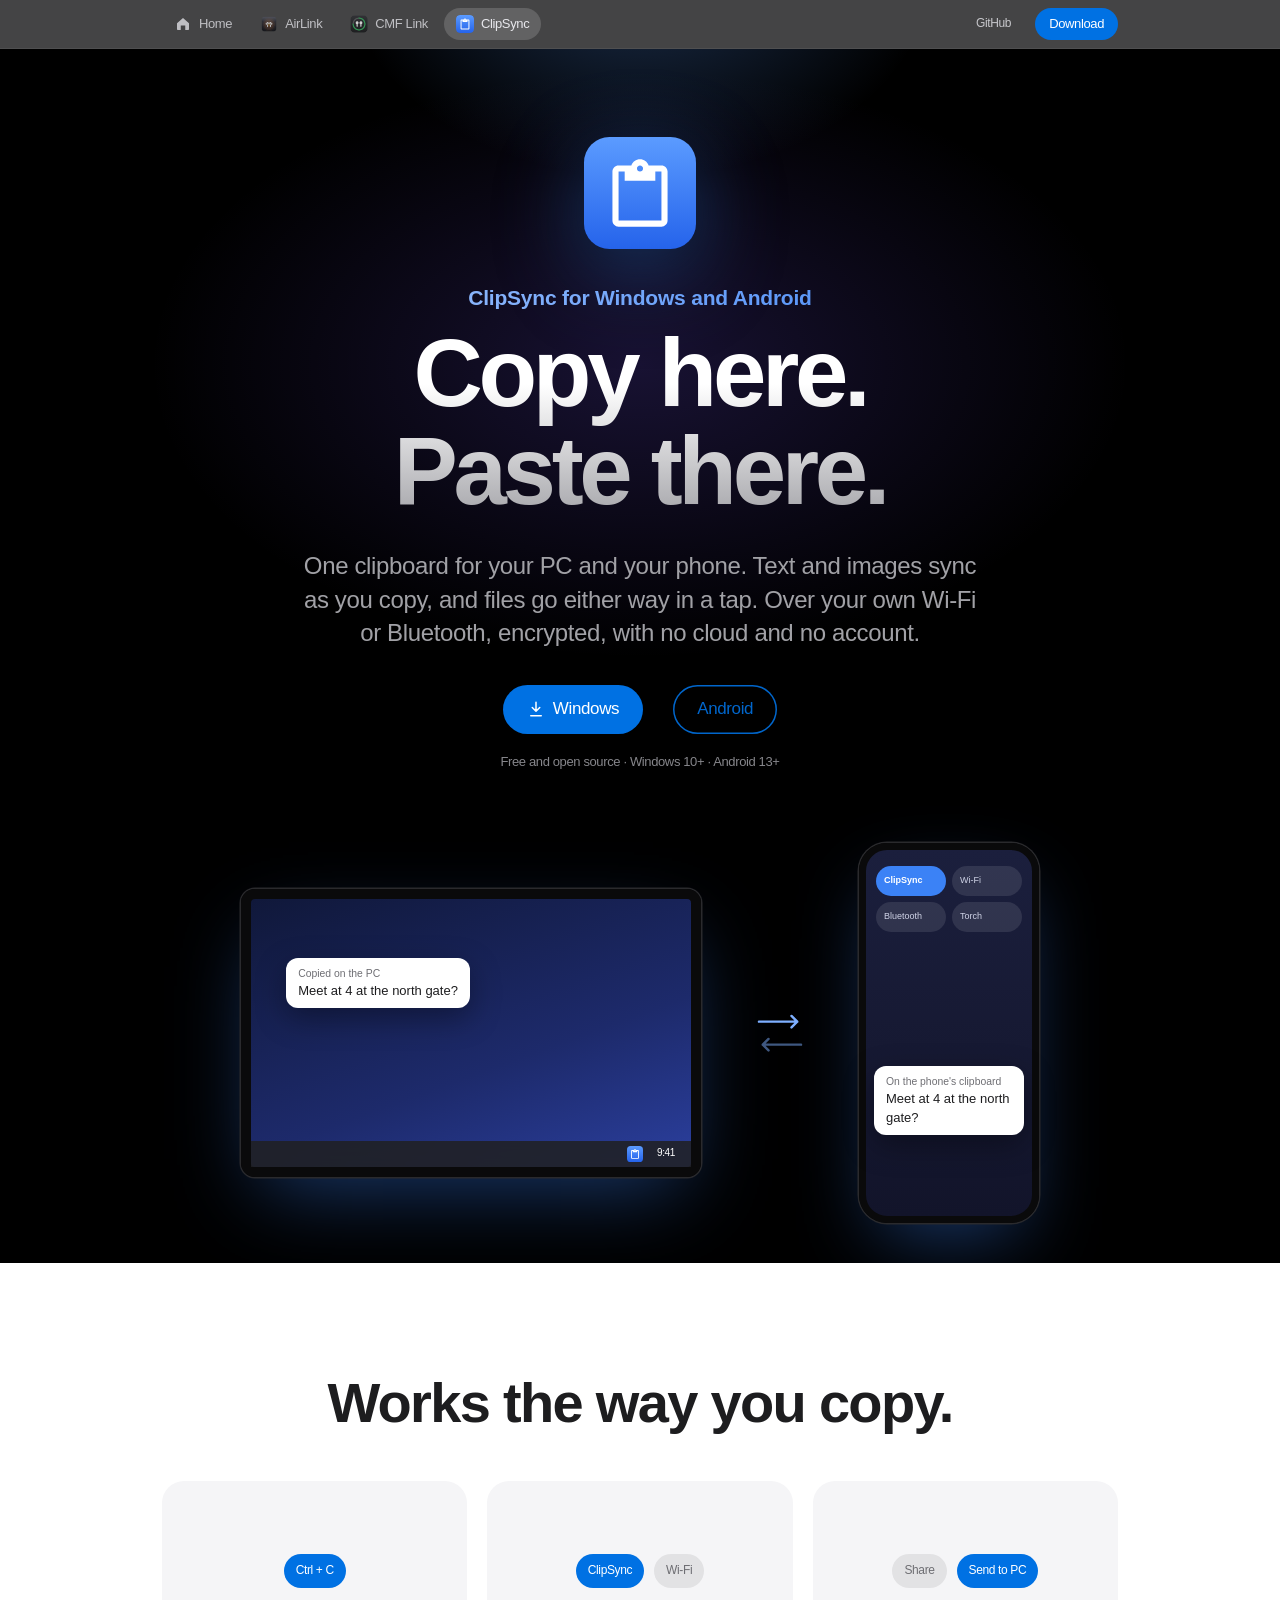
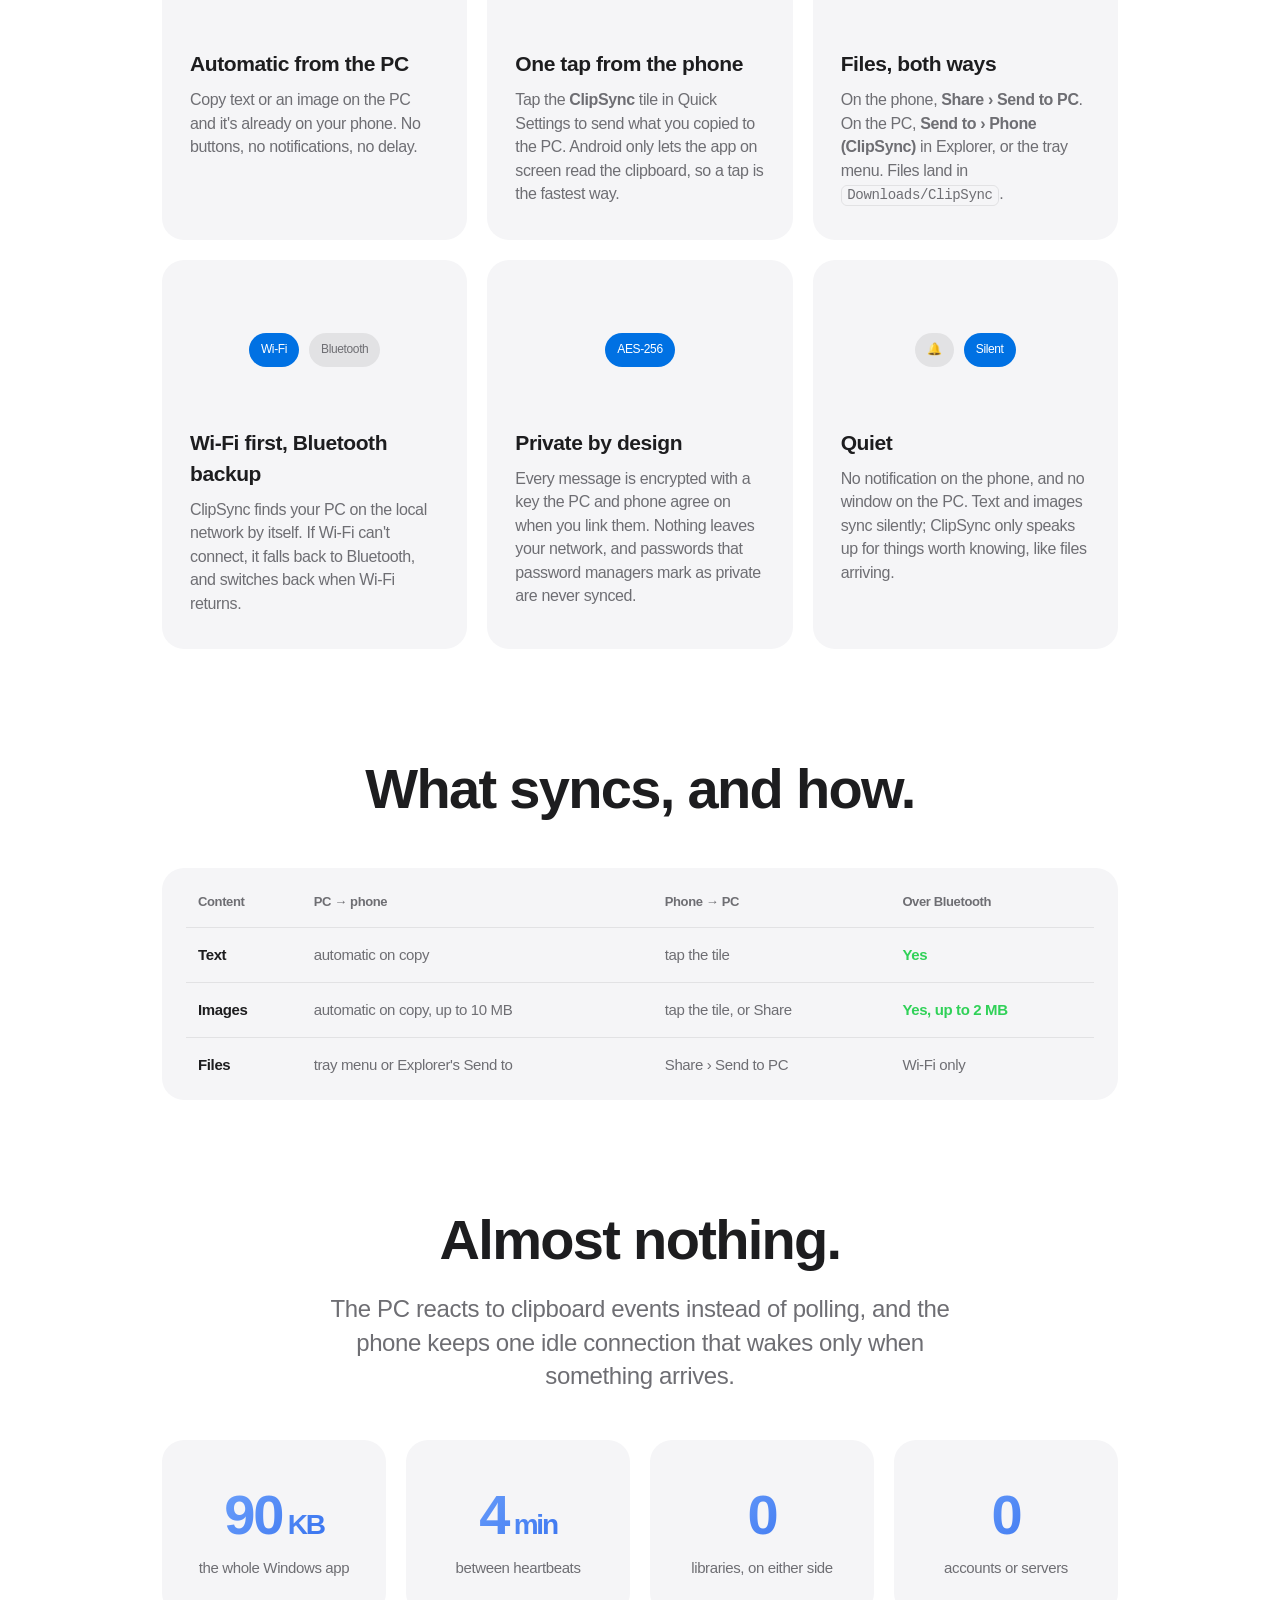
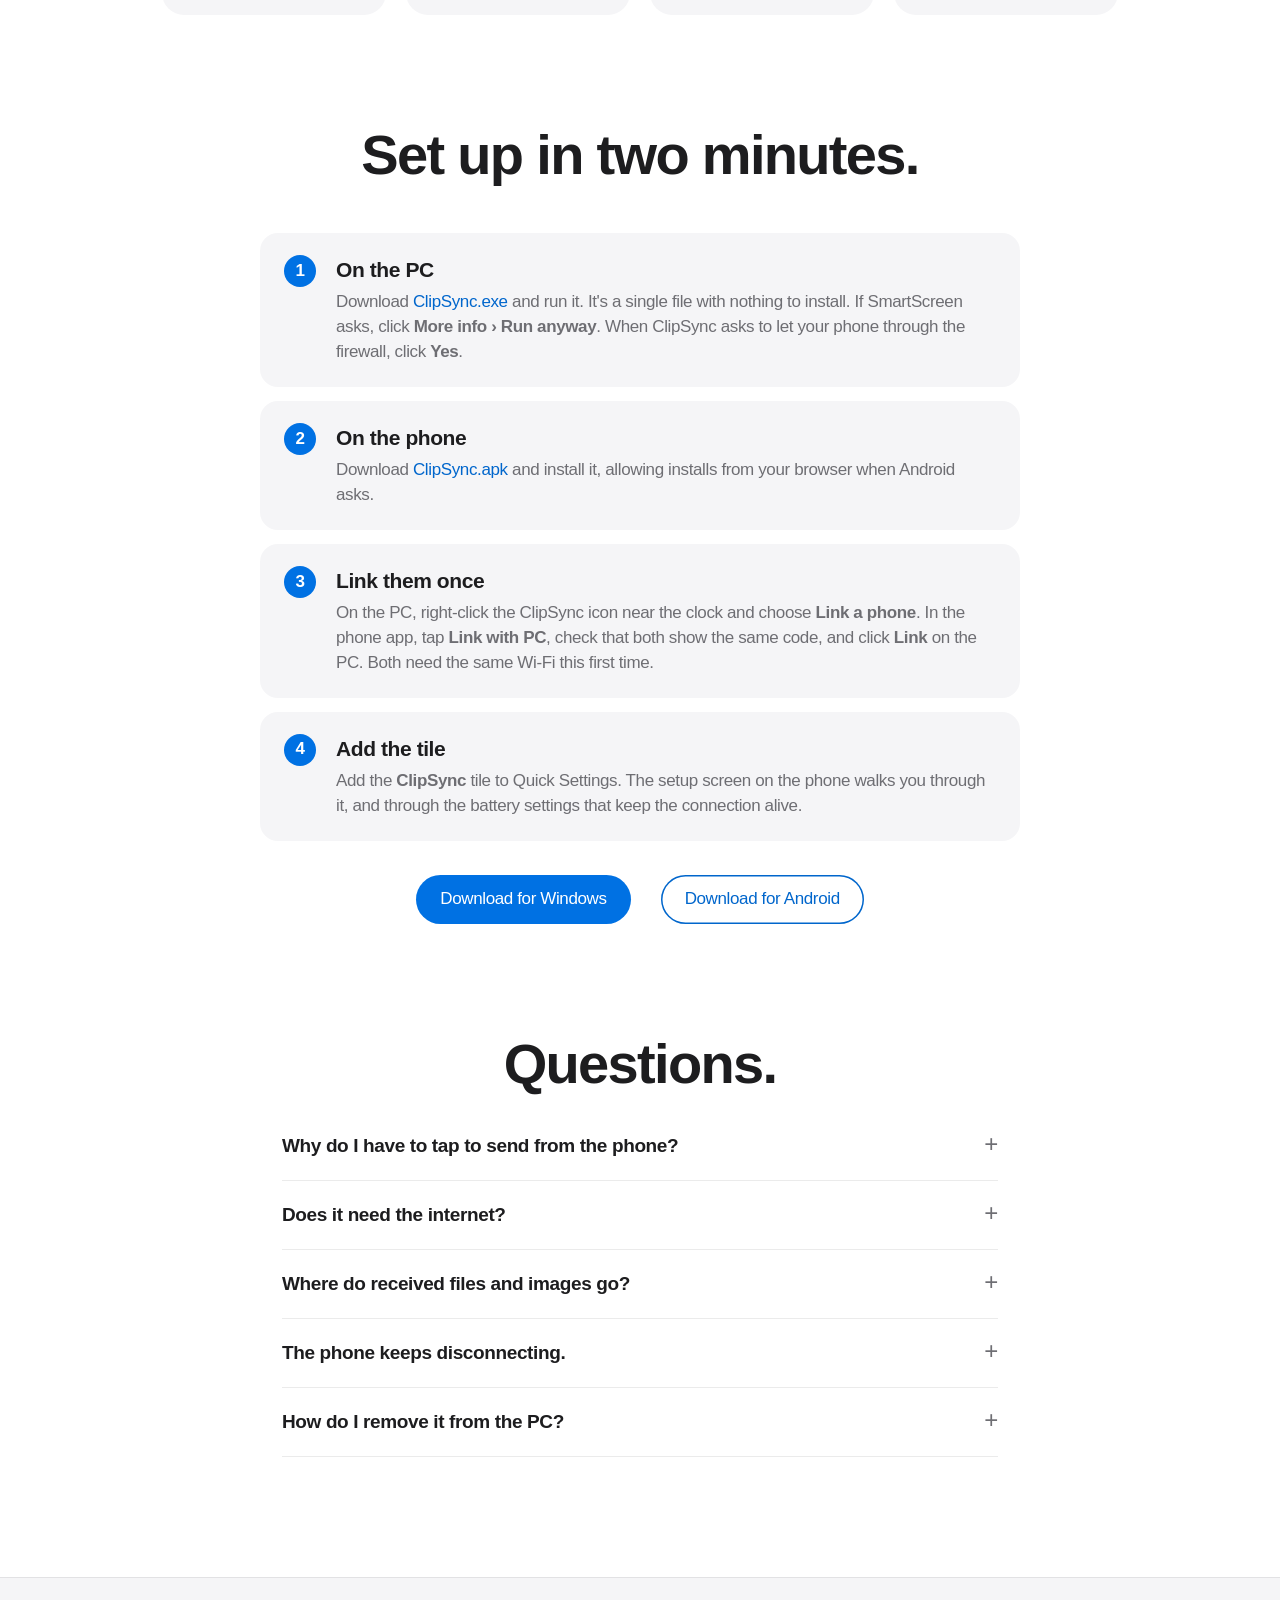
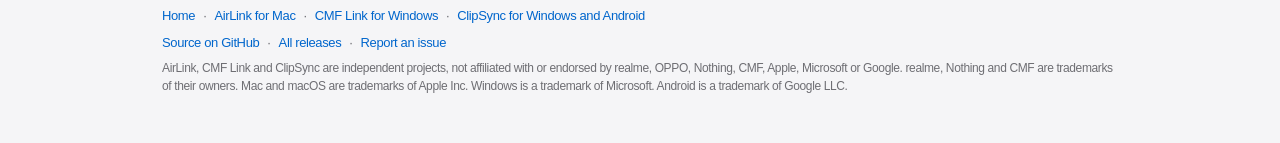
<file: website/clipsync.html>
<!doctype html>
<html lang="en" class="no-js">
<head>
  <meta charset="utf-8">
  <meta name="viewport" content="width=device-width, initial-scale=1">
  <title>ClipSync — one clipboard for your PC and phone</title>
  <meta name="description" content="ClipSync keeps the clipboard in sync between a Windows PC and an Android phone, with text, images and files, over Wi-Fi or Bluetooth. Encrypted, local only, no account.">
  <meta name="theme-color" content="#000000" media="(prefers-color-scheme: dark)">
  <meta name="theme-color" content="#ffffff" media="(prefers-color-scheme: light)">
  <meta property="og:title" content="ClipSync">
  <meta property="og:description" content="Copy on the PC, paste on the phone. Local, encrypted, no account.">
  <meta property="og:image" content="assets/clipsync-icon.svg">
  <link rel="icon" type="image/svg+xml" href="assets/clipsync-icon.svg">
  <link rel="stylesheet" href="styles.css">
</head>
<body class="theme-clipsync">
  <header class="nav" id="top">
    <div class="nav-inner">
      <nav class="tabs" aria-label="Apps">
        <a href="index.html"><svg viewBox="0 0 24 24" aria-hidden="true"><path d="M4 11 12 4l8 7v8a1 1 0 0 1-1 1h-4v-6H9v6H5a1 1 0 0 1-1-1z" fill="currentColor"/></svg>Home</a>
        <a href="airlink.html"><img src="assets/icon.png" alt="" width="18" height="18">AirLink</a>
        <a href="cmflink.html"><img src="assets/cmflink-icon.png" alt="" width="18" height="18">CMF Link</a>
        <a href="clipsync.html" aria-current="page"><img src="assets/clipsync-icon.svg" alt="" width="18" height="18">ClipSync</a>
      </nav>
      <a class="nav-github" href="https://github.com/nk1044/airlink-releases/tree/main/clipsync-desktop">GitHub</a>
      <a class="button button-small" href="#install">Download</a>
    </div>
  </header>

  <main>
    <section class="hero">
      <div class="hero-glow" aria-hidden="true"></div>
      <div class="hero-copy">
        <img class="hero-icon intro" style="--d:0ms" src="assets/clipsync-icon.svg" alt="ClipSync app icon" width="112" height="112">
        <p class="eyebrow intro" style="--d:80ms">ClipSync for Windows and Android</p>
        <h1 class="intro" style="--d:160ms">Copy here.<br>Paste there.</h1>
        <p class="hero-lede intro" style="--d:240ms">One clipboard for your PC and your phone. Text and images sync as you copy, and files go either way in a tap. Over your own Wi‑Fi or Bluetooth, encrypted, with no cloud and no account.</p>
        <div class="cta intro" style="--d:320ms">
          <a class="button" href="https://github.com/nk1044/airlink-releases/releases/latest/download/ClipSync.exe">
            <svg viewBox="0 0 24 24" aria-hidden="true"><path d="M12 3v12m0 0-5-5m5 5 5-5M5 21h14" fill="none" stroke="currentColor" stroke-width="2" stroke-linecap="round" stroke-linejoin="round"/></svg>
            Windows
          </a>
          <a class="button button-secondary" href="https://github.com/nk1044/airlink-releases/releases/latest/download/ClipSync.apk">Android</a>
        </div>
        <p class="hero-fineprint intro" style="--d:380ms"><span data-asset="ClipSync.exe" data-suffix=" · Free and open source">Free and open source</span> · Windows 10+ · Android 13+</p>
      </div>

      <div class="sync-scene intro" style="--d:420ms" role="img" aria-label="Text copied on a Windows PC appears on the phone's clipboard, next to the lit ClipSync tile in Android's Quick Settings.">
        <div class="pc-screen" aria-hidden="true">
          <div class="bubble"><small>Copied on the PC</small>Meet at 4 at the north gate?</div>
          <div class="taskbar"><img src="assets/clipsync-icon.svg" alt=""><span>9:41</span></div>
        </div>
        <div class="sync-arrow" aria-hidden="true">
          <svg viewBox="0 0 48 16"><path d="M2 8h40m-6-6 6 6-6 6" fill="none" stroke="currentColor" stroke-width="2.5" stroke-linecap="round" stroke-linejoin="round"/></svg>
          <svg viewBox="0 0 48 16"><path d="M2 8h40m-6-6 6 6-6 6" fill="none" stroke="currentColor" stroke-width="2.5" stroke-linecap="round" stroke-linejoin="round"/></svg>
        </div>
        <div class="phone" aria-hidden="true">
          <div class="qs">
            <span class="on">ClipSync</span>
            <span>Wi‑Fi</span>
            <span>Bluetooth</span>
            <span>Torch</span>
          </div>
          <div class="bubble"><small>On the phone's clipboard</small>Meet at 4 at the north gate?</div>
        </div>
      </div>
    </section>

    <!-- Features -->
    <section class="section" id="features">
      <h2 class="reveal">Works the way you copy.</h2>
      <div class="cards">
        <article class="card reveal">
          <div class="card-art modes" aria-hidden="true"><span class="on">Ctrl + C</span></div>
          <h3>Automatic from the PC</h3>
          <p>Copy text or an image on the PC and it's already on your phone. No buttons, no notifications, no delay.</p>
        </article>
        <article class="card reveal">
          <div class="card-art modes" aria-hidden="true"><span class="on">ClipSync</span><span>Wi‑Fi</span></div>
          <h3>One tap from the phone</h3>
          <p>Tap the <b>ClipSync</b> tile in Quick Settings to send what you copied to the PC. Android only lets the app on screen read the clipboard, so a tap is the fastest way.</p>
        </article>
        <article class="card reveal">
          <div class="card-art modes" aria-hidden="true"><span>Share</span><span class="on">Send to PC</span></div>
          <h3>Files, both ways</h3>
          <p>On the phone, <b>Share › Send to PC</b>. On the PC, <b>Send to › Phone (ClipSync)</b> in Explorer, or the tray menu. Files land in <code>Downloads/ClipSync</code>.</p>
        </article>
        <article class="card reveal">
          <div class="card-art modes" aria-hidden="true"><span class="on">Wi‑Fi</span><span>Bluetooth</span></div>
          <h3>Wi‑Fi first, Bluetooth backup</h3>
          <p>ClipSync finds your PC on the local network by itself. If Wi‑Fi can't connect, it falls back to Bluetooth, and switches back when Wi‑Fi returns.</p>
        </article>
        <article class="card reveal">
          <div class="card-art modes" aria-hidden="true"><span class="on">AES‑256</span></div>
          <h3>Private by design</h3>
          <p>Every message is encrypted with a key the PC and phone agree on when you link them. Nothing leaves your network, and passwords that password managers mark as private are never synced.</p>
        </article>
        <article class="card reveal">
          <div class="card-art modes" aria-hidden="true"><span>🔔</span><span class="on">Silent</span></div>
          <h3>Quiet</h3>
          <p>No notification on the phone, and no window on the PC. Text and images sync silently; ClipSync only speaks up for things worth knowing, like files arriving.</p>
        </article>
      </div>
    </section>

    <!-- What syncs -->
    <section class="section" id="what-syncs">
      <h2 class="reveal">What syncs, and how.</h2>
      <div class="table-wrap reveal">
        <table>
          <thead><tr><th>Content</th><th>PC → phone</th><th>Phone → PC</th><th>Over Bluetooth</th></tr></thead>
          <tbody>
            <tr><td>Text</td><td>automatic on copy</td><td>tap the tile</td><td class="yes">Yes</td></tr>
            <tr><td>Images</td><td>automatic on copy, up to 10 MB</td><td>tap the tile, or Share</td><td class="yes">Yes, up to 2 MB</td></tr>
            <tr><td>Files</td><td>tray menu or Explorer's Send to</td><td>Share › Send to PC</td><td>Wi‑Fi only</td></tr>
          </tbody>
        </table>
      </div>
    </section>

    <!-- Performance -->
    <section class="section performance" id="performance">
      <h2 class="reveal">Almost nothing.</h2>
      <p class="lede narrow reveal">The PC reacts to clipboard events instead of polling, and the phone keeps one idle connection that wakes only when something arrives.</p>
      <div class="stats">
        <div class="stat reveal"><strong>90<small> KB</small></strong><span>the whole Windows app</span></div>
        <div class="stat reveal"><strong>4<small> min</small></strong><span>between heartbeats</span></div>
        <div class="stat reveal"><strong>0</strong><span>libraries, on either side</span></div>
        <div class="stat reveal"><strong>0</strong><span>accounts or servers</span></div>
      </div>
    </section>

    <!-- Install -->
    <section class="section install" id="install">
      <h2 class="reveal">Set up in two minutes.</h2>
      <ol class="install-steps">
        <li class="reveal"><h3>On the PC</h3><p>Download <a href="https://github.com/nk1044/airlink-releases/releases/latest/download/ClipSync.exe">ClipSync.exe</a> and run it. It's a single file with nothing to install. If SmartScreen asks, click <b>More info › Run anyway</b>. When ClipSync asks to let your phone through the firewall, click <b>Yes</b>.</p></li>
        <li class="reveal"><h3>On the phone</h3><p>Download <a href="https://github.com/nk1044/airlink-releases/releases/latest/download/ClipSync.apk">ClipSync.apk</a> and install it, allowing installs from your browser when Android asks.</p></li>
        <li class="reveal"><h3>Link them once</h3><p>On the PC, right‑click the ClipSync icon near the clock and choose <b>Link a phone</b>. In the phone app, tap <b>Link with PC</b>, check that both show the same code, and click <b>Link</b> on the PC. Both need the same Wi‑Fi this first time.</p></li>
        <li class="reveal"><h3>Add the tile</h3><p>Add the <b>ClipSync</b> tile to Quick Settings. The setup screen on the phone walks you through it, and through the battery settings that keep the connection alive.</p></li>
      </ol>
      <div class="cta reveal">
        <a class="button" href="https://github.com/nk1044/airlink-releases/releases/latest/download/ClipSync.exe">Download for Windows</a>
        <a class="button button-secondary" href="https://github.com/nk1044/airlink-releases/releases/latest/download/ClipSync.apk">Download for Android</a>
      </div>
    </section>

    <!-- FAQ -->
    <section class="section faq" id="faq">
      <h2 class="reveal">Questions.</h2>
      <details class="reveal"><summary>Why do I have to tap to send from the phone?</summary><p>Since Android 10, only the app on screen or the active keyboard may read the clipboard. Tapping the tile briefly opens an invisible screen that reads it once and closes, so nothing appears.</p></details>
      <details class="reveal"><summary>Does it need the internet?</summary><p>No. The PC and phone talk directly over your local Wi‑Fi, or over Bluetooth if they're paired. It works on a phone hotspot too.</p></details>
      <details class="reveal"><summary>Where do received files and images go?</summary><p>On the PC, files go to <code>Downloads\ClipSync</code> and are put on the clipboard, so <b>Ctrl + V</b> in Explorer pastes them. On the phone, files go to <code>Download/ClipSync</code>, and received images are also saved to <code>Pictures/ClipSync</code> (you can turn that off).</p></details>
      <details class="reveal"><summary>The phone keeps disconnecting.</summary><p>Some phones, such as Xiaomi's with HyperOS, stop background apps aggressively. Open the ClipSync app and follow its battery steps: set battery to <b>No restrictions</b> and allow <b>Autostart</b>.</p></details>
      <details class="reveal"><summary>How do I remove it from the PC?</summary><p>Right‑click the tray icon and choose uninstall. That removes its settings, the link with your phone, the firewall rule and the startup entry. Files you received stay in Downloads.</p></details>
    </section>
  </main>

  <footer class="footer">
    <div class="footer-inner">
      <p class="footer-apps"><a href="index.html">Home</a> · <a href="airlink.html">AirLink for Mac</a> · <a href="cmflink.html">CMF Link for Windows</a> · <a href="clipsync.html">ClipSync for Windows and Android</a></p>
      <p><a href="https://github.com/nk1044/airlink-releases">Source on GitHub</a> · <a href="https://github.com/nk1044/airlink-releases/releases">All releases</a> · <a href="https://github.com/nk1044/airlink-releases/issues">Report an issue</a></p>
      <p class="legal">AirLink, CMF Link and ClipSync are independent projects, not affiliated with or endorsed by realme, OPPO, Nothing, CMF, Apple, Microsoft or Google. realme, Nothing and CMF are trademarks of their owners. Mac and macOS are trademarks of Apple Inc. Windows is a trademark of Microsoft. Android is a trademark of Google LLC.</p>
    </div>
  </footer>

  <script src="main.js" defer></script>
</body>
</html>
</file>
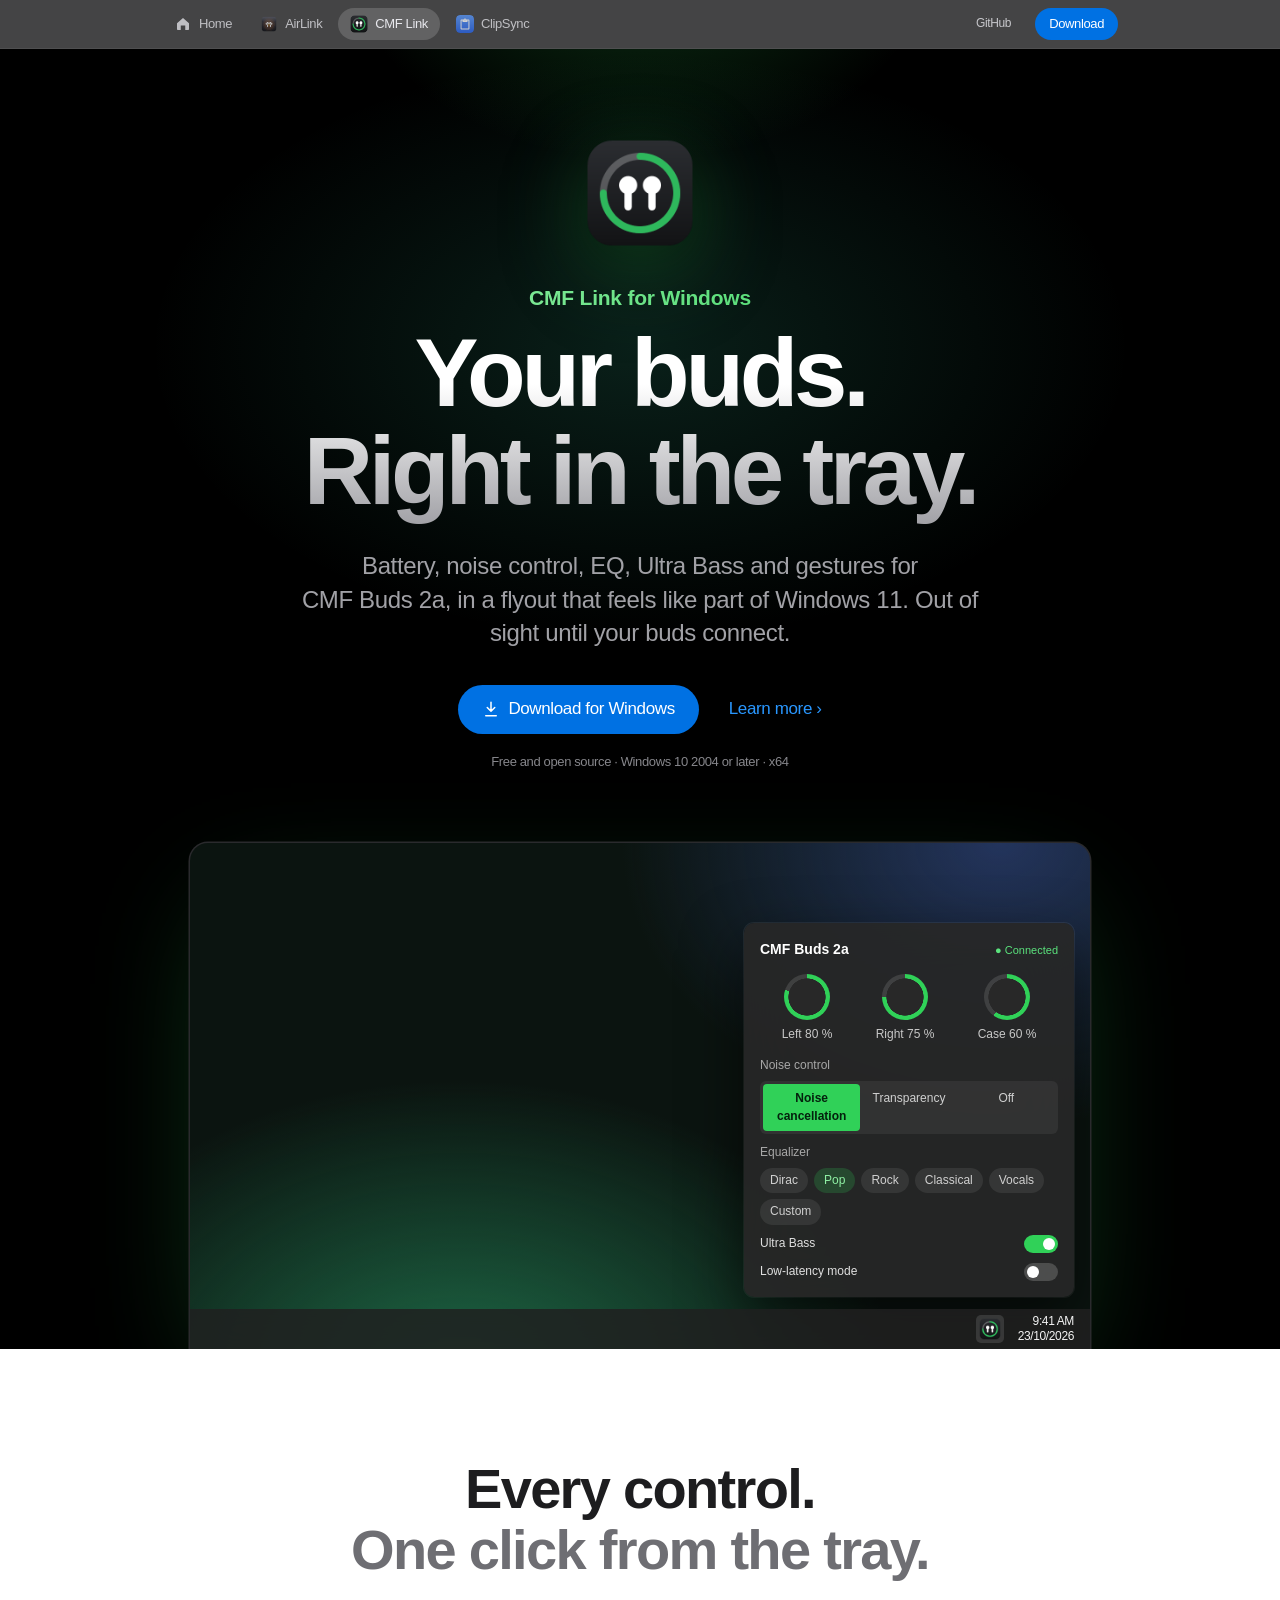
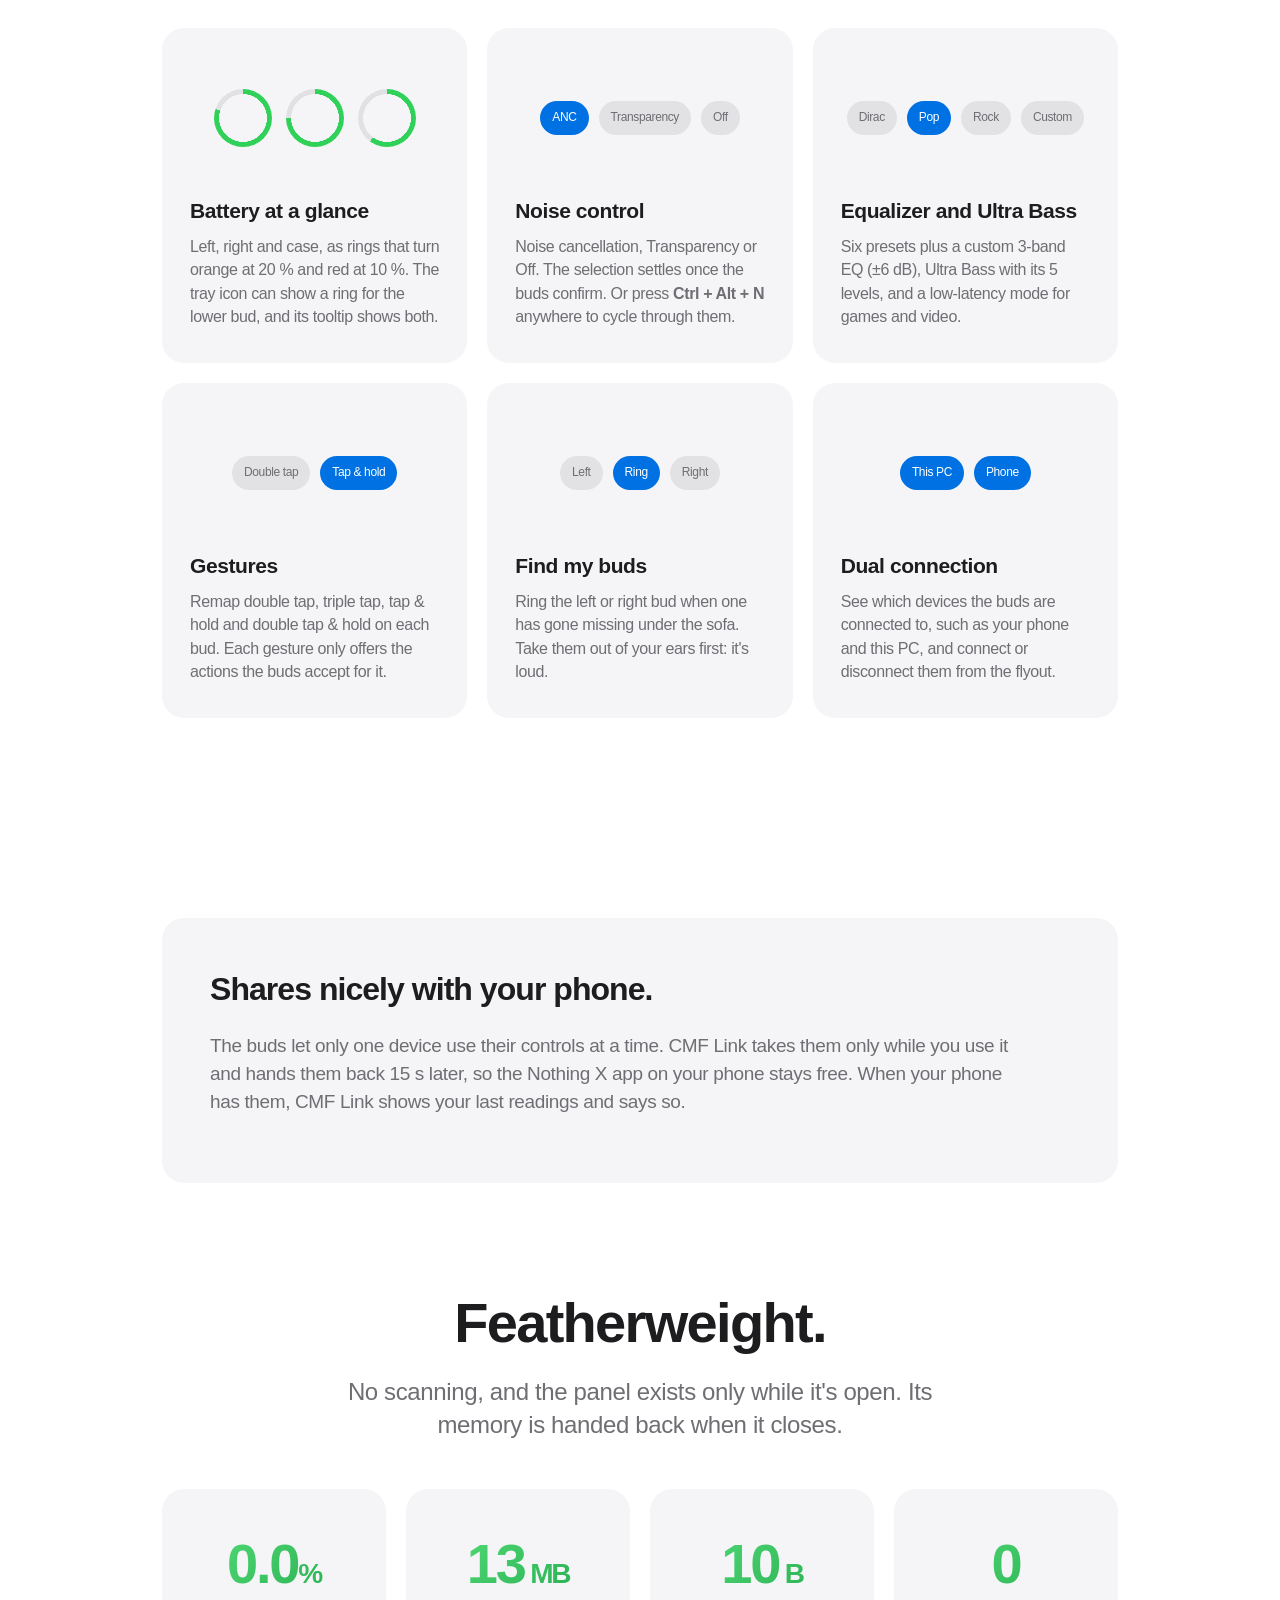
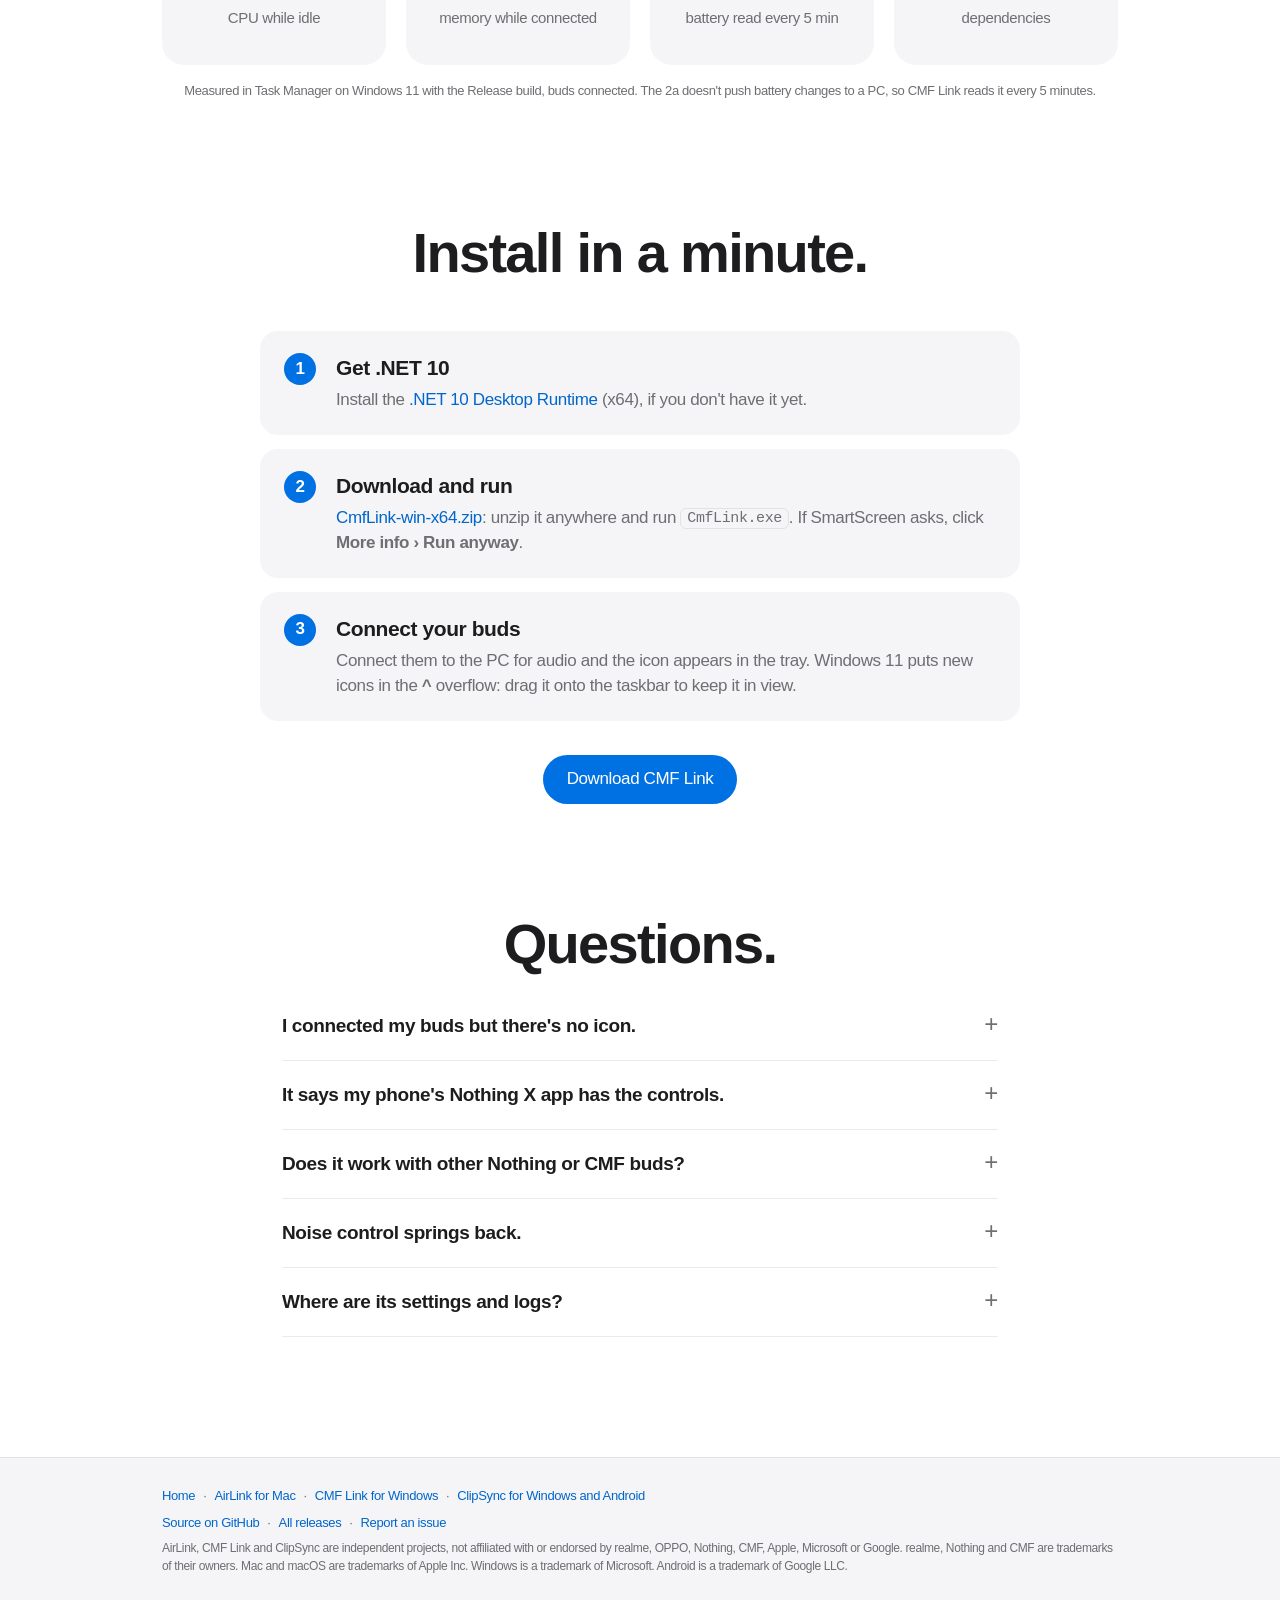
<file: website/cmflink.html>
<!doctype html>
<html lang="en" class="no-js">
<head>
  <meta charset="utf-8">
  <meta name="viewport" content="width=device-width, initial-scale=1">
  <title>CMF Link — your CMF buds, in the Windows tray</title>
  <meta name="description" content="CMF Link is a small Windows tray app for CMF Buds 2a: battery for each bud and the case, noise control, EQ, Ultra Bass, gestures and find my buds. Invisible until your buds connect.">
  <meta name="theme-color" content="#000000" media="(prefers-color-scheme: dark)">
  <meta name="theme-color" content="#ffffff" media="(prefers-color-scheme: light)">
  <meta property="og:title" content="CMF Link">
  <meta property="og:description" content="Your CMF Buds 2a, in the Windows tray. Battery, noise control, EQ and gestures.">
  <meta property="og:image" content="assets/cmflink-icon.png">
  <link rel="icon" type="image/png" href="assets/cmflink-icon.png">
  <link rel="stylesheet" href="styles.css">
</head>
<body class="theme-cmflink">
  <header class="nav" id="top">
    <div class="nav-inner">
      <nav class="tabs" aria-label="Apps">
        <a href="index.html"><svg viewBox="0 0 24 24" aria-hidden="true"><path d="M4 11 12 4l8 7v8a1 1 0 0 1-1 1h-4v-6H9v6H5a1 1 0 0 1-1-1z" fill="currentColor"/></svg>Home</a>
        <a href="airlink.html"><img src="assets/icon.png" alt="" width="18" height="18">AirLink</a>
        <a href="cmflink.html" aria-current="page"><img src="assets/cmflink-icon.png" alt="" width="18" height="18">CMF Link</a>
        <a href="clipsync.html"><img src="assets/clipsync-icon.svg" alt="" width="18" height="18">ClipSync</a>
      </nav>
      <a class="nav-github" href="https://github.com/nk1044/airlink-releases/tree/main/cmflink">GitHub</a>
      <a class="button button-small" href="https://github.com/nk1044/airlink-releases/releases/latest/download/CmfLink-win-x64.zip">Download</a>
    </div>
  </header>

  <main>
    <section class="hero">
      <div class="hero-glow" aria-hidden="true"></div>
      <div class="hero-copy">
        <img class="hero-icon intro" style="--d:0ms" src="assets/cmflink-icon.png" alt="CMF Link app icon" width="112" height="112">
        <p class="eyebrow intro" style="--d:80ms">CMF Link for Windows</p>
        <h1 class="intro" style="--d:160ms">Your buds.<br>Right in the tray.</h1>
        <p class="hero-lede intro" style="--d:240ms">Battery, noise control, EQ, Ultra Bass and gestures for CMF&nbsp;Buds&nbsp;2a, in a flyout that feels like part of Windows&nbsp;11. Out of sight until your buds connect.</p>
        <div class="cta intro" style="--d:320ms">
          <a class="button" href="https://github.com/nk1044/airlink-releases/releases/latest/download/CmfLink-win-x64.zip">
            <svg viewBox="0 0 24 24" aria-hidden="true"><path d="M12 3v12m0 0-5-5m5 5 5-5M5 21h14" fill="none" stroke="currentColor" stroke-width="2" stroke-linecap="round" stroke-linejoin="round"/></svg>
            Download for Windows
          </a>
          <a class="link-arrow on-dark" href="#features">Learn more</a>
        </div>
        <p class="hero-fineprint intro" style="--d:380ms"><span data-asset="CmfLink-win-x64.zip" data-suffix=" · Free and open source">Free and open source</span> · Windows 10 2004 or later · x64</p>
      </div>

      <div class="desktop-win intro" style="--d:420ms" role="img" aria-label="A Windows desktop with the CMF Link flyout open above the tray: battery rings for the left bud, right bud and case, noise control set to Noise cancellation, the Pop EQ preset, and Ultra Bass turned on.">
        <div class="flyout" aria-hidden="true">
          <div class="fly-title">CMF Buds 2a <span>● Connected</span></div>
          <div class="fly-rings">
            <div><i style="--p:80"></i>Left 80 %</div>
            <div><i style="--p:75"></i>Right 75 %</div>
            <div><i style="--p:60"></i>Case 60 %</div>
          </div>
          <div class="fly-label">Noise control</div>
          <div class="segmented"><span class="on">Noise cancellation</span><span>Transparency</span><span>Off</span></div>
          <div class="fly-label">Equalizer</div>
          <div class="fly-chips"><span>Dirac</span><span class="on">Pop</span><span>Rock</span><span>Classical</span><span>Vocals</span><span>Custom</span></div>
          <div class="fly-row">Ultra Bass <span class="toggle on"></span></div>
          <div class="fly-row">Low‑latency mode <span class="toggle"></span></div>
        </div>
        <div class="taskbar" aria-hidden="true">
          <img class="tray-icon" src="assets/cmflink-icon.png" alt="">
          <span class="clock">9:41 AM<br>23/10/2026</span>
        </div>
      </div>
    </section>

    <!-- Features -->
    <section class="section" id="features">
      <h2 class="reveal">Every control.<br><span class="muted">One click from the tray.</span></h2>
      <div class="cards">
        <article class="card reveal">
          <div class="card-art rings" aria-hidden="true"><span style="--p:80"></span><span style="--p:75"></span><span style="--p:60"></span></div>
          <h3>Battery at a glance</h3>
          <p>Left, right and case, as rings that turn orange at 20&nbsp;% and red at 10&nbsp;%. The tray icon can show a ring for the lower bud, and its tooltip shows both.</p>
        </article>
        <article class="card reveal">
          <div class="card-art modes" aria-hidden="true"><span class="on">ANC</span><span>Transparency</span><span>Off</span></div>
          <h3>Noise control</h3>
          <p>Noise cancellation, Transparency or Off. The selection settles once the buds confirm. Or press <b>Ctrl + Alt + N</b> anywhere to cycle through them.</p>
        </article>
        <article class="card reveal">
          <div class="card-art modes" aria-hidden="true"><span>Dirac</span><span class="on">Pop</span><span>Rock</span><span>Custom</span></div>
          <h3>Equalizer and Ultra Bass</h3>
          <p>Six presets plus a custom 3‑band EQ (±6 dB), Ultra Bass with its 5 levels, and a low‑latency mode for games and video.</p>
        </article>
        <article class="card reveal">
          <div class="card-art modes" aria-hidden="true"><span>Double tap</span><span class="on">Tap &amp; hold</span></div>
          <h3>Gestures</h3>
          <p>Remap double tap, triple tap, tap &amp; hold and double tap &amp; hold on each bud. Each gesture only offers the actions the buds accept for it.</p>
        </article>
        <article class="card reveal">
          <div class="card-art modes" aria-hidden="true"><span>Left</span><span class="on">Ring</span><span>Right</span></div>
          <h3>Find my buds</h3>
          <p>Ring the left or right bud when one has gone missing under the sofa. Take them out of your ears first: it's loud.</p>
        </article>
        <article class="card reveal">
          <div class="card-art modes" aria-hidden="true"><span class="on">This PC</span><span class="on">Phone</span></div>
          <h3>Dual connection</h3>
          <p>See which devices the buds are connected to, such as your phone and this PC, and connect or disconnect them from the flyout.</p>
        </article>
      </div>
    </section>

    <section class="section showcase">
      <div class="split reveal">
        <div>
          <h3>Shares nicely with your phone.</h3>
          <p>The buds let only one device use their controls at a time. CMF Link takes them only while you use it and hands them back 15&nbsp;s later, so the Nothing&nbsp;X app on your phone stays free. When your phone has them, CMF Link shows your last readings and says so.</p>
        </div>
      </div>
    </section>

    <!-- Performance -->
    <section class="section performance" id="performance">
      <h2 class="reveal">Featherweight.</h2>
      <p class="lede narrow reveal">No scanning, and the panel exists only while it's open. Its memory is handed back when it closes.</p>
      <div class="stats">
        <div class="stat reveal"><strong>0.0<small>%</small></strong><span>CPU while idle</span></div>
        <div class="stat reveal"><strong>13<small> MB</small></strong><span>memory while connected</span></div>
        <div class="stat reveal"><strong>10<small> B</small></strong><span>battery read every 5 min</span></div>
        <div class="stat reveal"><strong>0</strong><span>dependencies</span></div>
      </div>
      <p class="fineprint reveal">Measured in Task Manager on Windows 11 with the Release build, buds connected. The 2a doesn't push battery changes to a PC, so CMF Link reads it every 5 minutes.</p>
    </section>

    <!-- Install -->
    <section class="section install" id="install">
      <h2 class="reveal">Install in a minute.</h2>
      <ol class="install-steps">
        <li class="reveal"><h3>Get .NET 10</h3><p>Install the <a href="https://dotnet.microsoft.com/download/dotnet/10.0">.NET 10 Desktop Runtime</a> (x64), if you don't have it yet.</p></li>
        <li class="reveal"><h3>Download and run</h3><p><a href="https://github.com/nk1044/airlink-releases/releases/latest/download/CmfLink-win-x64.zip">CmfLink‑win‑x64.zip</a>: unzip it anywhere and run <code>CmfLink.exe</code>. If SmartScreen asks, click <b>More info › Run anyway</b>.</p></li>
        <li class="reveal"><h3>Connect your buds</h3><p>Connect them to the PC for audio and the icon appears in the tray. Windows 11 puts new icons in the <b>^</b> overflow: drag it onto the taskbar to keep it in view.</p></li>
      </ol>
      <div class="cta reveal">
        <a class="button" href="https://github.com/nk1044/airlink-releases/releases/latest/download/CmfLink-win-x64.zip">Download CMF Link</a>
      </div>
    </section>

    <!-- FAQ -->
    <section class="section faq" id="faq">
      <h2 class="reveal">Questions.</h2>
      <details class="reveal"><summary>I connected my buds but there's no icon.</summary><p>Check the <b>^</b> overflow next to the clock. To keep it visible, go to <b>Settings › Personalization › Taskbar › Other system tray icons</b> and turn on <b>CMF Link</b>. The buds must be connected to this PC for audio.</p></details>
      <details class="reveal"><summary>It says my phone's Nothing X app has the controls.</summary><p>Swipe Nothing X away from your phone's recent apps; pressing Home isn't enough. CMF Link picks the controls up within seconds while the panel is open. Audio keeps playing on both devices either way.</p></details>
      <details class="reveal"><summary>Does it work with other Nothing or CMF buds?</summary><p>Out of the box it supports CMF Buds 2a. Nothing and CMF buds share one protocol, and each model is a single profile file, so others can be added. See <a href="https://github.com/nk1044/airlink-releases/tree/main/cmflink#adding-another-model">Adding another model</a>.</p></details>
      <details class="reveal"><summary>Noise control springs back.</summary><p>The buds only change modes while you wear at least one of them.</p></details>
      <details class="reveal"><summary>Where are its settings and logs?</summary><p>Settings live in <code>%LOCALAPPDATA%\CmfLink\settings.json</code>. Start it with <code>CmfLink.exe --log</code> to write a log with every frame next to them.</p></details>
    </section>
  </main>

  <footer class="footer">
    <div class="footer-inner">
      <p class="footer-apps"><a href="index.html">Home</a> · <a href="airlink.html">AirLink for Mac</a> · <a href="cmflink.html">CMF Link for Windows</a> · <a href="clipsync.html">ClipSync for Windows and Android</a></p>
      <p><a href="https://github.com/nk1044/airlink-releases">Source on GitHub</a> · <a href="https://github.com/nk1044/airlink-releases/releases">All releases</a> · <a href="https://github.com/nk1044/airlink-releases/issues">Report an issue</a></p>
      <p class="legal">AirLink, CMF Link and ClipSync are independent projects, not affiliated with or endorsed by realme, OPPO, Nothing, CMF, Apple, Microsoft or Google. realme, Nothing and CMF are trademarks of their owners. Mac and macOS are trademarks of Apple Inc. Windows is a trademark of Microsoft. Android is a trademark of Google LLC.</p>
    </div>
  </footer>

  <script src="main.js" defer></script>
</body>
</html>
</file>
<file: website/styles.css>
:root {
  --bg: #ffffff;
  --bg-alt: #f5f5f7;
  --card: #ffffff;
  --text: #1d1d1f;
  --muted: #6e6e73;
  --hairline: rgba(0, 0, 0, 0.08);
  --accent: #0071e3;
  --accent-hover: #0077ed;
  --link: #0066cc;
  --nav-bg: rgba(255, 255, 255, 0.72);
  --shadow: 0 30px 60px -20px rgba(0, 0, 0, 0.35), 0 0 0 0.5px rgba(0, 0, 0, 0.12);
  --radius: 22px;
  --font: -apple-system, BlinkMacSystemFont, "SF Pro Display", "SF Pro Text", "Helvetica Neue", Helvetica, Arial, sans-serif;
  /* Each page's accent: hero glow, eyebrow and big numbers. AirLink's warm orange is the default. */
  --glow-1: rgba(255, 170, 70, 0.28);
  --glow-2: rgba(90, 110, 255, 0.22);
  --icon-glow: rgba(255, 150, 60, 0.35);
  --grad-eyebrow: linear-gradient(90deg, #ffcf7a, #ff8a4c);
  --grad-stat: linear-gradient(135deg, #ffb547, #ff6a3d);
}

.theme-home {
  --glow-1: rgba(255, 170, 70, 0.22);
  --glow-2: rgba(48, 160, 255, 0.22);
  --icon-glow: rgba(120, 140, 255, 0.3);
  --grad-eyebrow: linear-gradient(90deg, #ffcf7a, #5be37d 50%, #7fb0ff);
  --grad-stat: linear-gradient(135deg, #ffb547, #5b9bff);
}
.theme-cmflink {
  --glow-1: rgba(48, 209, 88, 0.24);
  --glow-2: rgba(60, 200, 160, 0.16);
  --icon-glow: rgba(48, 209, 88, 0.3);
  --grad-eyebrow: linear-gradient(90deg, #a6f5b6, #30d158);
  --grad-stat: linear-gradient(135deg, #5be37d, #1fa64a);
}
.theme-clipsync {
  --glow-1: rgba(91, 155, 255, 0.3);
  --glow-2: rgba(120, 90, 255, 0.2);
  --icon-glow: rgba(59, 130, 246, 0.4);
  --grad-eyebrow: linear-gradient(90deg, #a9caff, #3b82f6);
  --grad-stat: linear-gradient(135deg, #7fb0ff, #2563eb);
}

@media (prefers-color-scheme: dark) {
  :root {
    --bg: #000000;
    --bg-alt: #0d0d0f;
    --card: #161618;
    --text: #f5f5f7;
    --muted: #a1a1a6;
    --hairline: rgba(255, 255, 255, 0.1);
    --accent: #0a84ff;
    --accent-hover: #409cff;
    --link: #2997ff;
    --nav-bg: rgba(22, 22, 23, 0.72);
    --shadow: 0 30px 60px -20px rgba(0, 0, 0, 0.8), 0 0 0 0.5px rgba(255, 255, 255, 0.14);
  }
}

* { box-sizing: border-box; }

html { scroll-behavior: smooth; scroll-padding-top: 64px; }

body {
  margin: 0;
  background: var(--bg);
  color: var(--text);
  font-family: var(--font);
  font-size: 17px;
  line-height: 1.47;
  letter-spacing: -0.022em;
  -webkit-font-smoothing: antialiased;
  text-rendering: optimizeLegibility;
}

img { max-width: 100%; height: auto; }

a { color: var(--link); text-decoration: none; }
a:hover { text-decoration: underline; }

code {
  font-family: ui-monospace, "SF Mono", Menlo, monospace;
  font-size: 0.88em;
  background: var(--bg-alt);
  border: 1px solid var(--hairline);
  border-radius: 6px;
  padding: 0.1em 0.4em;
}

/* ---------- Navigation (always dark, like apple.com) ---------- */
.nav {
  position: sticky;
  top: 0;
  z-index: 10;
  background: rgba(22, 22, 23, 0.8);
  backdrop-filter: saturate(180%) blur(20px);
  -webkit-backdrop-filter: saturate(180%) blur(20px);
  border-bottom: 1px solid rgba(255, 255, 255, 0.06);
}
.nav-inner {
  max-width: 1000px;
  margin: 0 auto;
  height: 48px;
  padding: 0 22px;
  display: flex;
  align-items: center;
  gap: 24px;
}
/* One tab per page, the same on every page. */
.tabs { display: flex; gap: 4px; min-width: 0; overflow-x: auto; scrollbar-width: none; }
.tabs::-webkit-scrollbar { display: none; }
.tabs a {
  display: inline-flex;
  align-items: center;
  gap: 7px;
  flex: none;
  padding: 6px 12px;
  border-radius: 980px;
  color: #e8e8ed;
  font-size: 13px;
  font-weight: 500;
  opacity: 0.75;
  transition: opacity 0.2s ease, background 0.2s ease;
}
.tabs a:hover { opacity: 1; text-decoration: none; background: rgba(255, 255, 255, 0.08); }
.tabs a[aria-current="page"] { opacity: 1; background: rgba(255, 255, 255, 0.16); }
.tabs img, .tabs svg { width: 18px; height: 18px; border-radius: 4px; }
.nav-github { margin-left: auto; color: #e8e8ed; font-size: 12px; opacity: 0.8; }
.nav-github:hover { opacity: 1; text-decoration: none; }

/* ---------- Buttons ---------- */
.button {
  display: inline-flex;
  align-items: center;
  gap: 8px;
  background: var(--accent);
  color: #fff;
  font-size: 17px;
  font-weight: 500;
  padding: 12px 24px;
  border-radius: 980px;
  transition: background 0.2s ease, transform 0.2s ease;
}
.button:hover { background: var(--accent-hover); text-decoration: none; }
.button:active { transform: scale(0.98); }
.button svg { width: 18px; height: 18px; }
.button-small { font-size: 13px; padding: 6px 14px; }

.link-arrow::after { content: " ›"; }

/* ---------- Layout ---------- */
.section { max-width: 1000px; margin: 0 auto; padding: 110px 22px 0; text-align: center; }
h1, h2, h3 { margin: 0; font-weight: 600; letter-spacing: -0.03em; }
h1 { font-size: clamp(44px, 8vw, 80px); line-height: 1.05; }
h2 { font-size: clamp(34px, 5.5vw, 56px); line-height: 1.08; margin-bottom: 18px; }
h3 { font-size: 21px; letter-spacing: -0.02em; margin-bottom: 8px; }
.muted { color: var(--muted); }
.lede { font-size: clamp(19px, 2.4vw, 24px); line-height: 1.38; color: var(--muted); max-width: 720px; margin: 22px auto 0; }
.narrow { max-width: 640px; }
.center { text-align: center; margin-top: 32px; }
.fineprint { font-size: 13px; color: var(--muted); margin-top: 16px; }

/* ---------- Hero ---------- */
.hero {
  position: relative;
  overflow: hidden;
  background: #000;
  color: #f5f5f7;
  text-align: center;
  padding: 88px 22px 0;
}
.hero-glow {
  position: absolute;
  inset: -20% -10% auto;
  height: 900px;
  background:
    radial-gradient(420px 300px at 50% 18%, var(--glow-1), transparent 70%),
    radial-gradient(700px 420px at 50% 62%, var(--glow-2), transparent 70%);
  pointer-events: none;
}
.hero-copy { position: relative; max-width: 860px; margin: 0 auto; }
.hero-icon {
  width: 112px;
  height: 112px;
  filter: drop-shadow(0 18px 40px var(--icon-glow)) drop-shadow(0 8px 16px rgba(0, 0, 0, 0.6));
}
.hero-short { padding-bottom: 20px; }
.hero-icons { display: flex; justify-content: center; gap: 22px; }
.hero-icons img { width: 96px; height: 96px; filter: drop-shadow(0 16px 34px var(--icon-glow)) drop-shadow(0 8px 16px rgba(0, 0, 0, 0.6)); }
.eyebrow {
  margin: 26px 0 10px;
  font-size: 21px;
  font-weight: 600;
  letter-spacing: -0.01em;
  background: var(--grad-eyebrow);
  -webkit-background-clip: text;
  background-clip: text;
  color: transparent;
}
.hero h1 {
  font-size: clamp(48px, 8.4vw, 96px);
  font-weight: 700;
  line-height: 1.02;
  letter-spacing: -0.045em;
  background: linear-gradient(180deg, #ffffff 30%, #a1a1a6 100%);
  -webkit-background-clip: text;
  background-clip: text;
  color: transparent;
  padding-bottom: 0.06em;
}
.hero-lede {
  font-size: clamp(19px, 2.3vw, 24px);
  line-height: 1.38;
  color: #a1a1a6;
  max-width: 680px;
  margin: 24px auto 0;
  letter-spacing: -0.015em;
}
.cta { display: flex; align-items: center; justify-content: center; gap: 30px; margin-top: 34px; flex-wrap: wrap; }
.hero .cta { margin-top: 36px; }
.link-arrow.on-dark { color: #2997ff; font-size: 17px; }
.hero-fineprint { font-size: 13px; color: #86868b; margin-top: 18px; }

/* MacBook frame */
.macbook {
  position: relative;
  max-width: 1040px;
  margin: 72px auto 0;
  padding: 0 28px;
}
.screen {
  position: relative;
  aspect-ratio: 16 / 10;
  max-height: 600px;
  margin: 0 auto;
  border: 11px solid #0a0a0b;
  border-bottom-width: 14px;
  border-radius: 26px 26px 6px 6px;
  overflow: hidden;
  background: #0b1020;
  box-shadow:
    0 0 0 1.5px #2a2a2d,
    0 40px 120px -30px rgba(80, 100, 255, 0.35),
    0 30px 80px -20px rgba(0, 0, 0, 0.9);
}
.base {
  position: relative;
  height: 20px;
  margin: 0 -10px;
  border-radius: 0 0 22px 22px / 0 0 14px 14px;
  background: linear-gradient(180deg, #3a3a3e 0%, #232326 35%, #121214 100%);
  box-shadow: 0 18px 40px -10px rgba(0, 0, 0, 0.8);
}
.base::before {
  content: "";
  position: absolute;
  left: 50%;
  top: 0;
  width: 15%;
  height: 7px;
  transform: translateX(-50%);
  border-radius: 0 0 10px 10px;
  background: linear-gradient(180deg, #1a1a1c, #2b2b2e);
}

/* Wallpaper: soft blurred colour fields, in the spirit of the macOS wallpapers */
.wallpaper { position: absolute; inset: 0; overflow: hidden; background: linear-gradient(160deg, #0d1330, #1a1240 50%, #2a1430); }
.wallpaper i { position: absolute; border-radius: 50%; filter: blur(60px); opacity: 0.9; }
.wallpaper i:nth-child(1) { width: 60%; height: 70%; left: -12%; top: 30%; background: #3147ff; }
.wallpaper i:nth-child(2) { width: 50%; height: 60%; left: 30%; top: 45%; background: #7b2cff; opacity: 0.7; }
.wallpaper i:nth-child(3) { width: 48%; height: 55%; right: -10%; top: -12%; background: #ff7a3c; opacity: 0.75; }
.wallpaper i:nth-child(4) { width: 30%; height: 35%; right: 18%; top: 30%; background: #ffc46b; opacity: 0.45; }

.notch {
  position: absolute;
  top: 0;
  left: 50%;
  width: 17%;
  height: 26px;
  transform: translateX(-50%);
  background: #0a0a0b;
  border-radius: 0 0 12px 12px;
  z-index: 3;
}
.menubar {
  position: absolute;
  inset: 0 0 auto 0;
  height: 26px;
  padding: 0 14px;
  display: flex;
  align-items: center;
  justify-content: space-between;
  color: #fff;
  font-size: 13px;
  letter-spacing: 0;
  background: rgba(0, 0, 0, 0.22);
  backdrop-filter: blur(24px) saturate(160%);
  -webkit-backdrop-filter: blur(24px) saturate(160%);
  z-index: 2;
}
.menubar-left, .menubar-right { display: flex; align-items: center; gap: 16px; }
.menubar-left span { opacity: 0.92; }
.menubar .apple { width: 13px; height: 16px; }
.menubar svg { width: 15px; height: 15px; }
.menubar .battery { width: 24px; height: 12px; }
.status-item {
  display: inline-flex;
  padding: 2px 7px;
  border-radius: 6px;
  background: rgba(255, 255, 255, 0.22);
}
.status-item > img:first-child { width: 18px; height: 18px; display: block; }
.clock { opacity: 0.95; white-space: nowrap; }

/* The panel hangs from its status item, right edges aligned, like the real app. */
.status-item { position: relative; }
.status-item img.panel-shot {
  position: absolute;
  top: calc(100% + 5px);
  right: 0;
  width: 330px;
  height: auto;
  max-width: none;
  border-radius: 13px;
  box-shadow: 0 28px 70px rgba(0, 0, 0, 0.55), 0 0 0 0.5px rgba(255, 255, 255, 0.22);
  transform-origin: top right;
}

/* Load-in: copy rises, the panel drops open from its icon. */
.intro { animation: rise 0.9s cubic-bezier(0.2, 0.7, 0.2, 1) both; animation-delay: var(--d, 0ms); }
.macbook.intro .panel-shot { animation: drop 0.55s cubic-bezier(0.2, 0.8, 0.2, 1) 1.15s both; }
.macbook.intro .status-item { animation: highlight 0.3s ease 1.1s both; }
@keyframes rise { from { opacity: 0; transform: translateY(28px); } to { opacity: 1; transform: none; } }
@keyframes drop { from { opacity: 0; transform: translateY(-6px) scale(0.96); } to { opacity: 1; transform: none; } }
@keyframes highlight { from { background: transparent; } to { background: rgba(255, 255, 255, 0.22); } }

/* ---------- Feature cards ---------- */
.cards { display: grid; grid-template-columns: repeat(3, 1fr); gap: 20px; margin-top: 48px; text-align: left; }
.card {
  background: var(--bg-alt);
  border-radius: var(--radius);
  padding: 30px 28px 34px;
}
.card p { color: var(--muted); margin: 0; font-size: 16px; }
.card-art { height: 120px; display: flex; align-items: center; justify-content: center; gap: 14px; margin-bottom: 18px; }

.rings span {
  --size: 58px;
  width: var(--size);
  height: var(--size);
  border-radius: 50%;
  background:
    radial-gradient(closest-side, var(--bg-alt) 82%, transparent 83%),
    conic-gradient(#30d158 calc(var(--p) * 1%), var(--hairline) 0);
}
.modes { gap: 10px; }
.modes span {
  font-size: 12px;
  font-weight: 500;
  padding: 8px 12px;
  border-radius: 999px;
  background: var(--hairline);
  color: var(--muted);
}
.modes span.on { background: var(--accent); color: #fff; }
.ghost img {
  padding: 14px 20px;
  border-radius: 14px;
  background: #1d1d1f;
  box-sizing: content-box;
  animation: breathe 3.2s ease-in-out infinite;
}
@keyframes breathe { 0%, 100% { opacity: 1; } 50% { opacity: 0.25; } }

/* ---------- Showcase ---------- */
.pair { display: flex; justify-content: center; gap: 48px; margin-top: 56px; flex-wrap: wrap; }
.pair figure { margin: 0; }
.pair img, .split img { width: 300px; border-radius: 12px; box-shadow: var(--shadow); }
.pair figcaption { margin-top: 14px; color: var(--muted); font-size: 14px; }
.split {
  display: grid;
  grid-template-columns: 1fr auto;
  gap: 56px;
  align-items: center;
  text-align: left;
  margin-top: 90px;
  background: var(--bg-alt);
  border-radius: var(--radius);
  padding: 48px;
}
.split h3 { font-size: 32px; letter-spacing: -0.03em; }
.split p { color: var(--muted); font-size: 19px; }

/* ---------- Performance ---------- */
.stats { display: grid; grid-template-columns: repeat(4, 1fr); gap: 20px; margin-top: 48px; }
.stat { background: var(--bg-alt); border-radius: var(--radius); padding: 34px 16px; }
.stat strong {
  display: block;
  font-size: clamp(40px, 5vw, 56px);
  font-weight: 600;
  letter-spacing: -0.04em;
  background: var(--grad-stat);
  -webkit-background-clip: text;
  background-clip: text;
  color: transparent;
}
.stat small { font-size: 0.5em; }
.stat span { color: var(--muted); font-size: 15px; }

/* ---------- How it works ---------- */
.steps-grid { display: grid; grid-template-columns: repeat(3, 1fr); gap: 36px; margin-top: 48px; text-align: left; }
.steps-grid p { color: var(--muted); margin: 0; font-size: 16px; }
.num {
  display: inline-flex;
  width: 30px;
  height: 30px;
  align-items: center;
  justify-content: center;
  border-radius: 50%;
  background: var(--text);
  color: var(--bg);
  font-size: 15px;
  font-weight: 600;
  margin-bottom: 14px;
}

/* ---------- Install ---------- */
.install-steps {
  list-style: none;
  counter-reset: step;
  padding: 0;
  margin: 48px auto 0;
  max-width: 760px;
  text-align: left;
  display: grid;
  gap: 14px;
}
.install-steps li {
  counter-increment: step;
  background: var(--bg-alt);
  border-radius: 18px;
  padding: 22px 26px 22px 76px;
  position: relative;
}
.install-steps li::before {
  content: counter(step);
  position: absolute;
  left: 24px;
  top: 22px;
  width: 32px;
  height: 32px;
  border-radius: 50%;
  background: var(--accent);
  color: #fff;
  font-weight: 600;
  display: flex;
  align-items: center;
  justify-content: center;
}
.install-steps h3 { margin-bottom: 4px; }
.install-steps p { margin: 0; color: var(--muted); }

/* ---------- The other apps ---------- */
.app-grid { display: grid; grid-template-columns: repeat(3, 1fr); gap: 20px; margin-top: 48px; text-align: left; }
.app-card {
  display: flex;
  flex-direction: column;
  align-items: flex-start;
  background: var(--bg-alt);
  border-radius: var(--radius);
  padding: 32px 28px;
}
.app-icon { width: 72px; height: 72px; border-radius: 16px; margin-bottom: 18px; filter: drop-shadow(0 8px 18px rgba(0, 0, 0, 0.18)); }
.app-card h3 { margin-bottom: 2px; }
.app-card .platform { margin: 0 0 12px; font-size: 13px; color: var(--muted); }
.app-card > p { margin: 0; color: var(--muted); font-size: 16px; }
.app-actions { display: flex; gap: 10px; flex-wrap: wrap; margin-top: auto; padding-top: 22px; }
.app-actions .button { font-size: 15px; padding: 10px 20px; }
.button-secondary { background: transparent; color: var(--link); box-shadow: inset 0 0 0 1.5px currentColor; }
.button-secondary:hover { background: var(--hairline); }
.app-card .app-meta { font-size: 13px; margin-top: 10px; }
.app-card .app-meta:empty { display: none; }
.app-card .link-arrow { font-size: 15px; margin-top: 12px; }
.app-card .app-name { color: inherit; }

/* ---------- Tables (downloads, what syncs) ---------- */
.table-wrap { overflow-x: auto; margin-top: 48px; background: var(--bg-alt); border-radius: var(--radius); padding: 8px 24px; }
.table-wrap table { width: 100%; border-collapse: collapse; text-align: left; font-size: 15px; }
.table-wrap th, .table-wrap td { padding: 16px 12px; border-bottom: 1px solid var(--hairline); vertical-align: middle; }
.table-wrap tr:last-child td { border-bottom: 0; }
.table-wrap th { font-size: 13px; font-weight: 600; color: var(--muted); }
.table-wrap td { color: var(--muted); }
.table-wrap td:first-child { color: var(--text); font-weight: 600; white-space: nowrap; }
.table-wrap td:first-child img { width: 28px; height: 28px; vertical-align: middle; margin-right: 10px; border-radius: 7px; }
.table-wrap .button { font-size: 14px; padding: 8px 16px; white-space: nowrap; }
.table-wrap .yes { color: #30d158; font-weight: 600; }

/* ---------- Two-up principle cards (home) ---------- */
.cards.two { grid-template-columns: repeat(2, 1fr); }
.card .glyph { font-size: 34px; line-height: 1; margin-bottom: 14px; display: block; }

/* ---------- CMF Link: a Windows taskbar with the flyout open ---------- */
.desktop-win {
  position: relative;
  max-width: 900px;
  margin: 72px auto 0;
  aspect-ratio: 16 / 9;
  max-height: 520px;
  border-radius: 18px 18px 0 0;
  overflow: hidden;
  background: radial-gradient(70% 90% at 30% 110%, #1f6f4a, transparent 70%), radial-gradient(60% 80% at 90% 0%, #23345c, transparent 70%), #0b1410;
  box-shadow: 0 0 0 1.5px #2a2a2d, 0 40px 120px -30px rgba(48, 209, 88, 0.3), 0 30px 80px -20px rgba(0, 0, 0, 0.9);
}
.taskbar {
  position: absolute;
  inset: auto 0 0 0;
  height: 40px;
  display: flex;
  align-items: center;
  justify-content: flex-end;
  gap: 14px;
  padding: 0 16px;
  background: rgba(32, 32, 32, 0.85);
  backdrop-filter: blur(20px);
  -webkit-backdrop-filter: blur(20px);
  color: #fff;
  font-size: 12px;
}
.taskbar .tray-icon { width: 22px; height: 22px; padding: 3px; border-radius: 5px; background: rgba(255, 255, 255, 0.12); box-sizing: content-box; }
.taskbar .clock { text-align: right; line-height: 1.25; }
.flyout {
  position: absolute;
  right: 16px;
  bottom: 52px;
  width: min(330px, calc(100% - 32px));
  padding: 16px;
  border-radius: 10px;
  background: rgba(40, 40, 40, 0.92);
  backdrop-filter: blur(30px);
  -webkit-backdrop-filter: blur(30px);
  box-shadow: 0 24px 60px rgba(0, 0, 0, 0.6), 0 0 0 1px rgba(255, 255, 255, 0.08);
  color: #fff;
  text-align: left;
  font-size: 12px;
  font-family: "Segoe UI Variable", "Segoe UI", var(--font);
  letter-spacing: 0;
}
.flyout .fly-title { display: flex; justify-content: space-between; align-items: baseline; font-size: 14px; font-weight: 600; }
.flyout .fly-title span { font-size: 11px; font-weight: 400; color: #5be37d; }
.fly-rings { display: flex; justify-content: space-around; margin: 14px 0; }
.fly-rings div { display: flex; flex-direction: column; align-items: center; gap: 6px; color: #c8c8c8; }
.fly-rings i {
  width: 46px;
  height: 46px;
  border-radius: 50%;
  background: radial-gradient(closest-side, #282828 80%, transparent 82%), conic-gradient(#30d158 calc(var(--p) * 1%), rgba(255, 255, 255, 0.12) 0);
}
.fly-label { color: #a8a8a8; margin: 10px 0 6px; }
.segmented { display: grid; grid-template-columns: repeat(3, 1fr); padding: 3px; border-radius: 6px; background: rgba(255, 255, 255, 0.06); }
.segmented span { text-align: center; padding: 6px 2px; border-radius: 4px; color: #d0d0d0; }
.segmented span.on { background: #30d158; color: #04210d; font-weight: 600; }
.fly-chips { display: flex; flex-wrap: wrap; gap: 6px; }
.fly-chips span { padding: 4px 10px; border-radius: 999px; background: rgba(255, 255, 255, 0.08); color: #d0d0d0; }
.fly-chips span.on { background: rgba(48, 209, 88, 0.2); color: #8ff0a4; }
.fly-row { display: flex; justify-content: space-between; align-items: center; margin-top: 10px; color: #e0e0e0; }
.toggle { width: 34px; height: 18px; border-radius: 9px; background: rgba(255, 255, 255, 0.18); position: relative; }
.toggle::after { content: ""; position: absolute; top: 3px; left: 3px; width: 12px; height: 12px; border-radius: 50%; background: #fff; }
.toggle.on { background: #30d158; }
.toggle.on::after { left: 19px; }

/* ---------- ClipSync: a PC and a phone sharing one clipboard ---------- */
.sync-scene { display: flex; align-items: center; justify-content: center; gap: clamp(16px, 5vw, 56px); margin: 72px auto 0; max-width: 900px; padding: 0 10px 40px; }
.pc-screen {
  flex: 0 1 460px;
  aspect-ratio: 16 / 10;
  border: 10px solid #0a0a0b;
  border-radius: 14px;
  background: linear-gradient(160deg, #10183a, #1d2a6b 60%, #2b3f9e);
  position: relative;
  box-shadow: 0 0 0 1.5px #2a2a2d, 0 30px 80px -20px rgba(59, 130, 246, 0.45);
}
.pc-screen .taskbar { height: 26px; font-size: 10px; }
.pc-screen .taskbar img { width: 16px; height: 16px; }
.phone {
  flex: 0 0 auto;
  width: clamp(120px, 22vw, 180px);
  aspect-ratio: 9 / 19;
  border: 7px solid #0a0a0b;
  border-radius: 28px;
  background: linear-gradient(180deg, #1b1f3d, #12142a);
  position: relative;
  box-shadow: 0 0 0 1.5px #2a2a2d, 0 30px 80px -20px rgba(59, 130, 246, 0.45);
}
.phone .qs { position: absolute; top: 16px; left: 10px; right: 10px; display: grid; grid-template-columns: 1fr 1fr; gap: 6px; }
.phone .qs span { height: 30px; border-radius: 15px; background: rgba(255, 255, 255, 0.1); font-size: 9px; color: #cfd3e6; display: flex; align-items: center; padding: 0 8px; gap: 5px; letter-spacing: 0; }
.phone .qs span.on { background: #3b82f6; color: #fff; font-weight: 600; }
.bubble {
  position: absolute;
  padding: 8px 12px;
  border-radius: 12px;
  background: #fff;
  color: #1d1d1f;
  font-size: clamp(10px, 1.4vw, 13px);
  letter-spacing: 0;
  text-align: left;
  box-shadow: 0 10px 30px rgba(0, 0, 0, 0.35);
}
.bubble small { display: block; color: #6e6e73; font-size: 0.8em; }
.pc-screen .bubble { left: 8%; top: 22%; }
.phone .bubble { left: 8px; right: 8px; bottom: 22%; }
.sync-arrow { flex: none; display: flex; flex-direction: column; gap: 8px; color: #7fb0ff; }
.sync-arrow svg { width: clamp(28px, 5vw, 46px); height: auto; }
.sync-arrow svg:last-child { transform: scaleX(-1); opacity: 0.5; }
.intro .phone .bubble { animation: rise 0.7s cubic-bezier(0.2, 0.7, 0.2, 1) 1.2s both; }

/* ---------- FAQ ---------- */
.faq { max-width: 760px; text-align: left; }
.faq h2 { text-align: center; }
details { border-bottom: 1px solid var(--hairline); padding: 20px 0; }
summary { cursor: pointer; font-size: 19px; font-weight: 600; list-style: none; display: flex; justify-content: space-between; gap: 16px; }
summary::-webkit-details-marker { display: none; }
summary::after { content: "+"; color: var(--muted); font-weight: 400; font-size: 24px; line-height: 1; transition: transform 0.2s ease; }
details[open] summary::after { transform: rotate(45deg); }
details p { color: var(--muted); margin: 12px 0 0; }

/* ---------- Footer ---------- */
.footer { margin-top: 120px; background: var(--bg-alt); border-top: 1px solid var(--hairline); }
.footer-inner { max-width: 1000px; margin: 0 auto; padding: 28px 22px 40px; font-size: 13px; color: var(--muted); }
.footer-inner p { margin: 0 0 8px; display: flex; align-items: center; gap: 8px; flex-wrap: wrap; }
.footer-apps { font-weight: 500; }
.footer .legal { font-size: 12px; }

/* ---------- Motion ---------- */
.reveal { opacity: 0; transform: translateY(24px); transition: opacity 0.8s ease, transform 0.8s cubic-bezier(0.2, 0.7, 0.2, 1); }
.reveal.visible { opacity: 1; transform: none; }
.no-js .reveal { opacity: 1; transform: none; }

@media (prefers-reduced-motion: reduce) {
  html { scroll-behavior: auto; }
  .intro, .macbook.intro .panel-shot, .macbook.intro .status-item { animation: none; }
  .reveal { opacity: 1; transform: none; transition: none; }
  .ghost img { animation: none; }
}

/* ---------- Small screens ---------- */
@media (max-width: 860px) {
  .cards, .cards.two, .steps-grid, .app-grid { grid-template-columns: 1fr; }
  .nav-github { display: none; }
  .tabs { margin-right: auto; }
  .sync-scene { flex-direction: column; }
  .sync-arrow { flex-direction: row; transform: rotate(90deg); }
  .pc-screen { width: 100%; flex: none; }
  .stats { grid-template-columns: repeat(2, 1fr); }
  .split { grid-template-columns: 1fr; padding: 32px 24px; justify-items: center; text-align: center; }
  .macbook { padding: 0 6px; }
  .screen { border-width: 7px; border-bottom-width: 9px; border-radius: 16px 16px 4px 4px; aspect-ratio: 4 / 3.4; }
  .status-item img.panel-shot { width: 290px; }
  .menubar-left span, .clock, .notch { display: none; }
}
@media (max-width: 600px) {
  .nav-inner { padding: 0 10px; gap: 8px; }
  .nav .button-small { display: none; }
  .tabs a { padding: 6px 9px; gap: 5px; font-size: 12px; }
  .hero-icons img { width: 72px; height: 72px; }
  .desktop-win { aspect-ratio: 3 / 4; }
  .section { padding-top: 80px; }
  .hero { padding-top: 60px; }
  .screen { aspect-ratio: 3 / 3.6; }
  .menubar-right > svg { display: none; }
  .status-item img.panel-shot { width: 250px; }
  .macbook.intro .panel-shot { animation: none; }
}
</file>
